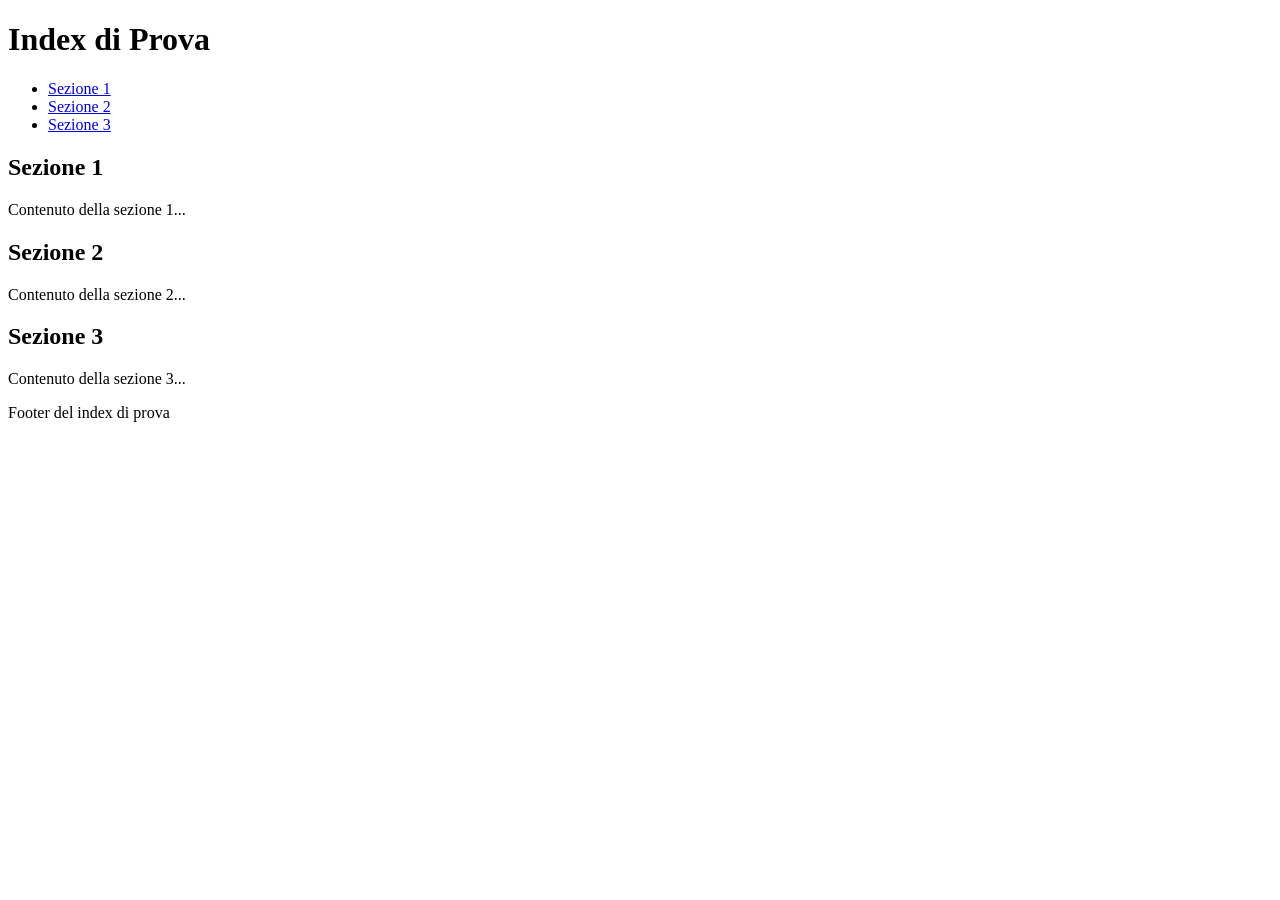
<file: index.html>
<!DOCTYPE html>
<html lang="en">
<head>
    <meta charset="UTF-8">
    <meta name="viewport" content="width=device-width, initial-scale=1.0">
    <title>Index di Prova</title>
</head>
<body>
    <header>
        <h1>Index di Prova</h1>
    </header>
    <nav>
        <ul>
            <li><a href="#section1">Sezione 1</a></li>
            <li><a href="#section2">Sezione 2</a></li>
            <li><a href="#section3">Sezione 3</a></li>
        </ul>
    </nav>
    <main>
        <section id="section1">
            <h2>Sezione 1</h2>
            <p>Contenuto della sezione 1...</p>
        </section>
        <section id="section2">
            <h2>Sezione 2</h2>
            <p>Contenuto della sezione 2...</p>
        </section>
        <section id="section3">
            <h2>Sezione 3</h2>
            <p>Contenuto della sezione 3...</p>
        </section>
    </main>
    <footer>
        <p>Footer del index di prova</p>
    </footer>
</body>
</html>
</file>
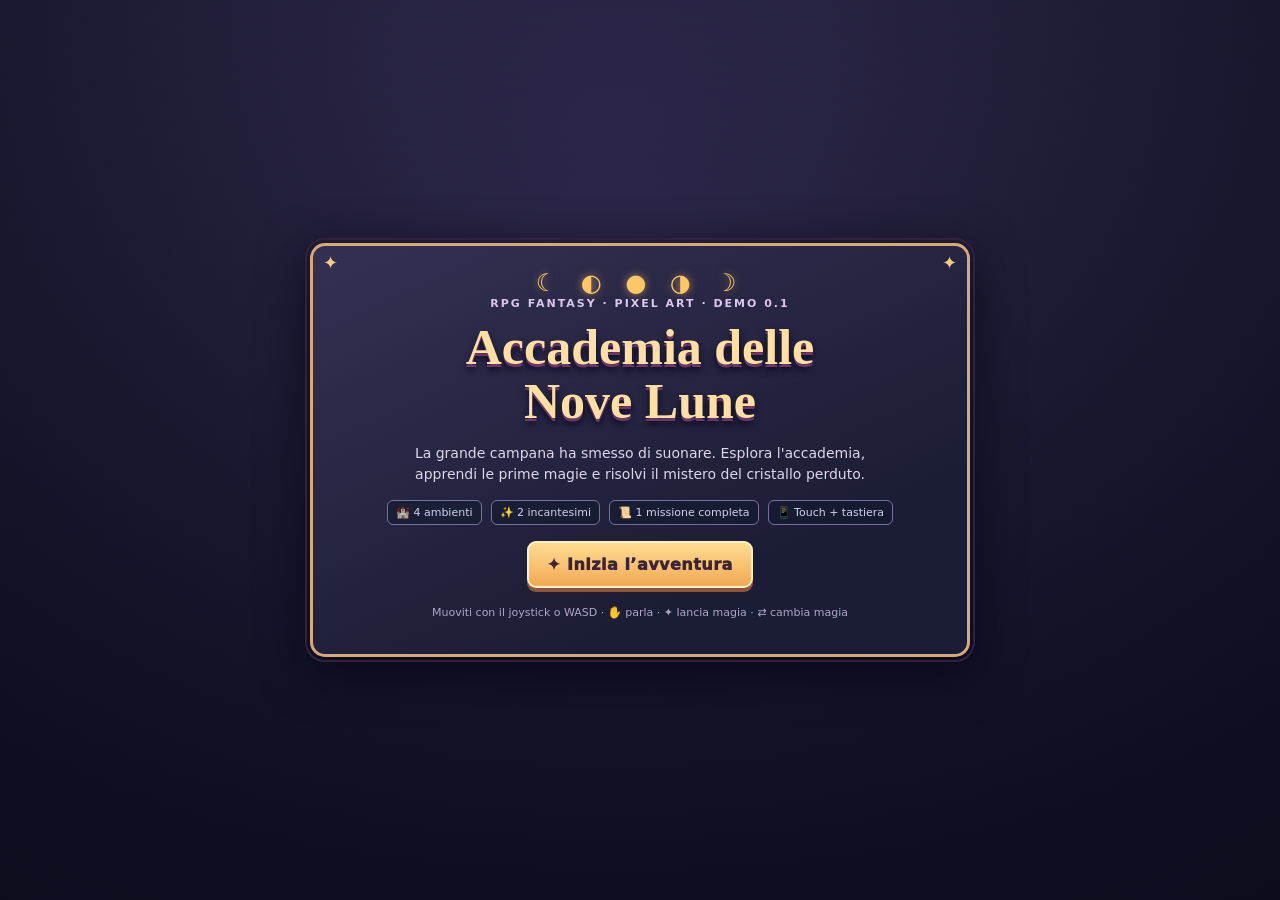
<file: AccademiaNoveLune/index.html>
<!DOCTYPE html>
<html lang="it">
<head>
<meta charset="UTF-8" />
<meta name="viewport" content="width=device-width,initial-scale=1,minimum-scale=1,maximum-scale=1,viewport-fit=cover,user-scalable=no" />
<meta name="theme-color" content="#151a32" />
<meta name="apple-mobile-web-app-capable" content="yes" />
<meta name="apple-mobile-web-app-status-bar-style" content="black-translucent" />
<meta name="apple-mobile-web-app-title" content="Nove Lune" />
<meta name="description" content="Accademia delle Nove Lune: una piccola avventura magica in pixel art, giocabile da smartphone." />
<link rel="manifest" href="manifest.webmanifest" />
<link rel="apple-touch-icon" href="icon.svg" />
<title>Accademia delle Nove Lune · Il Risveglio</title>
<style>
:root { color-scheme:dark; --ink:#111325; --panel:#22213b; --edge:#9770a5; --gold:#f7d284; --white:#fff6df; --muted:#c6bdd5; --violet:#8863ca; }
* {box-sizing:border-box;-webkit-tap-highlight-color:transparent}
html,body {margin:0;width:100%;height:100%;overflow:hidden;background:#101324;color:var(--white);font-family:system-ui,-apple-system,BlinkMacSystemFont,'Segoe UI',sans-serif;overscroll-behavior:none;touch-action:none}
button {font:inherit;cursor:pointer;touch-action:manipulation}
#game {position:fixed;inset:0;overflow:hidden;background:#122036}
canvas {position:absolute;inset:0;width:100%;height:100%;image-rendering:pixelated;image-rendering:crisp-edges;display:block}
#vignette {position:absolute;inset:0;pointer-events:none;background:radial-gradient(circle at 50% 45%,transparent 53%,rgba(12,10,28,.40) 100%)}
#game:after {content:'';position:absolute;inset:0;pointer-events:none;box-shadow:inset 0 0 0 2px rgba(249,209,137,.12)}
.hud {position:absolute;z-index:2;pointer-events:none}
#topHud {top:max(10px,env(safe-area-inset-top));left:max(10px,env(safe-area-inset-left));right:max(10px,env(safe-area-inset-right));display:flex;align-items:flex-start;justify-content:space-between;gap:8px}
.placard {border:2px solid #bd97a8;background:linear-gradient(135deg,#191a33ed,#302444e9);box-shadow:0 3px 0 #0c0e1e,0 5px 16px #07091a91;border-radius:10px;padding:7px 11px;min-width:0;backdrop-filter:blur(5px)}
#location {font-size:12px;font-weight:900;letter-spacing:.02em;color:#ffe7ab;text-shadow:0 1px #09091e}
#questTitle {font-size:11px;font-weight:750;margin-top:3px;white-space:normal;color:#fff8ed;max-width:360px}
#questHint {font-size:10px;color:#cfbfd8;margin-top:3px;max-width:360px}
#status {display:flex;gap:7px;align-items:center;flex-shrink:0}
#manaPanel {min-width:104px;display:flex;gap:8px;align-items:center;color:#9dc7ff;font-weight:800;font-size:12px}
.manaTrack {background:#10152a;border:1px solid #a999cc;width:70px;height:10px;border-radius:5px;overflow:hidden;box-shadow:0 1px 0 #060b14 inset}
#manaFill {height:100%;width:100%;background:linear-gradient(90deg,#408def,#8ff2ff);transition:width .2s}
.hudIcon {pointer-events:auto;min-width:38px;height:38px;display:grid;place-items:center;border-radius:10px;border:2px solid #b393ae;color:#fff1cf;background:#241d3cdd;box-shadow:0 3px #0b0e1e;font-size:19px}
.hudIcon:active,.actionButton:active {transform:translateY(2px);box-shadow:0 1px #080912}
#objective {position:absolute;z-index:2;top:86px;left:12px;display:flex;gap:6px;pointer-events:none}
#objective span {display:inline-block;font-size:9px;font-weight:800;color:#f2dfb2;padding:4px 7px;background:#29243ecb;border:1px solid #c69a7d;border-radius:5px}
#bottomControls {position:absolute;z-index:4;left:0;right:0;bottom:max(14px,env(safe-area-inset-bottom));display:flex;align-items:flex-end;justify-content:space-between;padding:0 max(17px,env(safe-area-inset-left)) 0 max(17px,env(safe-area-inset-right));pointer-events:none;gap:10px}
#joystick {width:130px;height:130px;flex:0 0 130px;border-radius:50%;position:relative;pointer-events:auto;background:radial-gradient(circle at center,#2c344770 0 24%,#17223dbd 24% 48%,#15172db9 49% 66%,#8975a17a 66% 69%,#121a2fa8 70%);border:2px solid #c0a5b37a;box-shadow:0 7px 22px #070f27a3;touch-action:none}
#joystick:before {content:'✧';position:absolute;inset:0;display:grid;place-items:center;color:#f6ddb968;font-size:54px}
#stick {position:absolute;top:50%;left:50%;width:57px;height:57px;margin:-28.5px;display:grid;place-items:center;border-radius:50%;background:linear-gradient(135deg,#d4bfc8,#726da1 50%,#3a3667);border:3px solid #f1cba5;box-shadow:0 4px 0 #27203a,0 0 18px #e7c6fe50;transform:translate(0,0)}
#stick:after {content:'✦';font-size:27px;color:#fff0ce;text-shadow:0 2px #2c2e60}
#rightControls {display:grid;grid-template-columns:58px 102px;grid-template-rows:repeat(2,58px);gap:9px;align-items:center;pointer-events:auto}
.actionButton {border:3px solid #e8c5ad;border-radius:50%;color:#ffedbb;background:linear-gradient(145deg,#5a3f7e,#241c4b);box-shadow:0 4px #19132b,0 0 10px #1b1749c2;font-size:24px;font-weight:850;display:grid;place-items:center;position:relative;user-select:none;touch-action:none}
#cast {grid-row:1/3;grid-column:2;width:100px;height:100px;align-self:center;font-size:36px;background:radial-gradient(circle at 35% 30%,#8b52c9,#45236b 70%);border-color:#ffdaa3;box-shadow:0 5px #211033,0 0 12px #a959e7a8}
#cast:active {transform:translateY(2px)}
#interact {grid-row:1;grid-column:1;width:58px;height:58px}
#switchSpell {grid-row:2;grid-column:1;width:58px;height:58px;font-size:20px}
.actionLabel {position:absolute;bottom:-8px;background:#1d1934eb;border:1px solid #8b79a0;border-radius:5px;padding:1px 4px;font-size:8px;white-space:nowrap;font-weight:800;color:#fff3cf}
#prompt {position:absolute;z-index:3;left:50%;bottom:149px;transform:translateX(-50%);min-width:min(380px,88vw);max-width:min(500px,88vw);text-align:center;pointer-events:none;background:#16162ddf;border:2px solid #c2a5be;border-radius:8px;box-shadow:0 3px #080a17;padding:7px 11px;color:#ffe9ba;font-size:11px;font-weight:800;opacity:0;transition:opacity .12s}
#prompt.visible {opacity:1}
#toast {position:absolute;z-index:8;left:50%;top:24%;transform:translate(-50%,-10px);max-width:83vw;pointer-events:none;opacity:0;background:#211b39f2;border:2px solid #f1c985;border-radius:10px;padding:10px 16px;text-align:center;color:#ffe8ae;font-weight:850;font-size:12px;box-shadow:0 5px 16px #06081888;transition:opacity .15s,transform .15s}
#toast.visible {opacity:1;transform:translate(-50%,0)}
.overlay {position:absolute;z-index:10;inset:0;display:flex;justify-content:center;align-items:center;padding:22px max(16px,env(safe-area-inset-left));background:rgba(10,11,27,.78);backdrop-filter:blur(7px);overflow:auto;touch-action:pan-y}
#startOverlay {background:linear-gradient(180deg,rgba(10,11,27,.46),rgba(10,11,27,.89)),radial-gradient(circle at 48% 32%,#594b85,#17162b) center center / cover no-repeat}
.overlay.hidden {display:none}
.panel {position:relative;max-width:600px;width:100%;background:linear-gradient(155deg,#343052,#1b1c35 75%);border:3px solid #d7a979;outline:2px solid #30223f;outline-offset:3px;border-radius:15px;padding:23px;box-shadow:0 13px 50px #050613d1;text-align:center}
.panel:before,.panel:after {content:'✦';color:#f6ce81;position:absolute;font-size:18px;top:6px}
.panel:before {left:10px} .panel:after {right:10px}
.panel h1 {font-family:Georgia,'Times New Roman',serif;line-height:1.08;font-size:clamp(29px,5.5vw,50px);color:#ffe0a2;text-shadow:0 3px #6d3663,0 6px 7px #090a23;margin:10px 0 15px}
.panel h2 {font-family:Georgia,'Times New Roman',serif;color:#f8dea8;font-size:clamp(23px,3vw,31px);margin:6px 0 12px}
.moonline {color:#ffc766;letter-spacing:8px;font-size:24px;text-shadow:0 0 9px #f3ba6799}
.subtitle {font-size:11px;letter-spacing:2px;color:#d9c7ee;font-weight:900;text-transform:uppercase}
.panel p {color:#ded6ea;font-size:14px;line-height:1.55;margin:10px auto;max-width:500px}
.primary {background:linear-gradient(#ffdc91,#f1a955);border:2px solid #fff1c6;color:#39243a;box-shadow:0 4px #8f543c;padding:12px 18px;font-weight:950;letter-spacing:.03em;border-radius:9px;min-height:46px}
.secondary {background:#352c51;color:#fce7b3;border:2px solid #9c88ac;box-shadow:0 3px #151227;padding:10px 16px;border-radius:9px;font-weight:800;min-height:42px}
.primary:active,.secondary:active {transform:translateY(2px);box-shadow:0 1px #342240}
.buttonRow {display:flex;gap:10px;flex-wrap:wrap;justify-content:center;margin:16px 0 4px}
.infoList {display:flex;gap:9px;justify-content:center;flex-wrap:wrap;margin:14px 0}
.infoList span {font-size:11px;background:#12192c85;border:1px solid #796f9e;border-radius:6px;padding:5px 8px;color:#cdd3ef}
.close {position:absolute;top:9px;right:9px;width:35px;height:35px;border:1px solid #ad9abd;background:#242139;color:#e8d9c6;border-radius:7px;font-size:20px;z-index:2}
#startOverlay .panel {max-width:660px}
#startOverlay .panel p {max-width:460px}
#dialogue {position:absolute;z-index:7;left:50%;bottom:max(20px,env(safe-area-inset-bottom));transform:translateX(-50%);width:min(660px,92vw);background:linear-gradient(130deg,#26213e,#171b36);border:3px solid #e3ba7f;box-shadow:0 5px 0 #0a0e20,0 0 30px #080c1bcc;border-radius:12px;padding:13px 16px 15px;display:none;touch-action:manipulation}
#dialogue.visible {display:block}
#dialogueName {color:#ffdc98;font-size:13px;font-weight:950;letter-spacing:.03em}
#dialogueText {color:#f8f0e2;font-size:13px;line-height:1.5;margin-top:7px;padding-right:10px;min-height:42px}
#dialogueActions {display:flex;justify-content:flex-end;margin-top:9px}
#dialogueNext {padding:7px 15px;min-height:34px}
#menuContent {text-align:left;max-height:63vh;overflow-y:auto;touch-action:pan-y}
#menuContent h3 {color:#f6d39e;border-bottom:1px solid #675978;padding-bottom:5px;font-size:14px}
#menuContent li {font-size:13px;color:#eadff2;margin:7px 0}
#menuContent p {font-size:13px;text-align:left}
.mapgrid {display:grid;grid-template-columns:repeat(3,1fr);gap:8px;text-align:center}
.mapcell {padding:14px 5px;border:2px solid #6f6587;border-radius:8px;font-size:12px;background:#28243f;min-height:63px;display:grid;place-items:center}
.mapcell.current {border-color:#f7d68f;color:#ffdf96;background:#423357}
.kbd {font-family:monospace;border:1px solid #9f90ac;padding:1px 3px;border-radius:4px;color:#ffe4a0}
#orientation {position:absolute;z-index:2;top:68px;right:12px;background:#171a30b7;border:1px solid #81749b;padding:4px 7px;border-radius:6px;font-size:9px;color:#e4cfdf;pointer-events:none;display:none}
@media (orientation:portrait) { #orientation {display:block} #topHud {left:8px;right:8px;top:max(8px,env(safe-area-inset-top))} .placard {padding:6px 7px;max-width:65vw} #questTitle {font-size:10px} #questHint {font-size:9px} #location {font-size:10px} #status {gap:4px} #manaPanel {min-width:auto;font-size:9px;gap:4px} .manaTrack {width:45px;height:8px} .hudIcon {min-width:33px;height:33px;font-size:17px} #orientation {top:104px} #bottomControls {bottom:max(22px,env(safe-area-inset-bottom));padding:0 15px} #joystick {width:118px;height:118px;flex-basis:118px} #rightControls {grid-template-columns:52px 90px;grid-template-rows:repeat(2,52px);gap:7px} #interact,#switchSpell {width:52px;height:52px} #cast {width:90px;height:90px} #cast:active {transform:translateY(2px)} #prompt {bottom:165px;font-size:10px} .panel {padding:20px 15px} }
@media (max-height:450px) and (orientation:landscape) {#topHud {top:6px} #joystick {width:100px;height:100px;flex-basis:100px} #bottomControls {bottom:7px} #rightControls {grid-template-columns:45px 80px;grid-template-rows:repeat(2,45px);gap:7px} #cast {width:80px;height:80px} #cast:active {transform:translateY(2px)} #interact,#switchSpell {width:45px;height:45px} .actionButton {font-size:19px} #prompt {bottom:113px} .placard {padding:5px 8px} #questHint {display:none} .hudIcon {height:34px;min-width:34px}}
@media (prefers-reduced-motion:reduce) {*,*:before,*:after {transition:none!important;animation:none!important}}
</style>
</head>
<body>
<div id="game">
<canvas id="screen" aria-label="Mondo di gioco in Pixel Art"></canvas>
<div id="vignette"></div>
<div id="topHud" class="hud">
  <div class="placard"><div id="location">☾ Accademia delle Nove Lune</div><div id="questTitle">La Campana Silenziosa</div><div id="questHint">Parla con la Maestra Seris</div></div>
  <div id="status"><div class="placard" id="manaPanel">✦ <div class="manaTrack"><div id="manaFill"></div></div></div><button id="mapButton" class="hudIcon" aria-label="Apri mappa" title="Mappa">🗺️</button><button id="menuButton" class="hudIcon" aria-label="Apri menu" title="Diario e inventario">☰</button></div>
</div>
<div id="orientation">↻ In orizzontale il gioco è più panoramico</div>
<div id="prompt"></div><div id="toast"></div>
<div id="bottomControls"><div id="joystick" aria-label="Joystick movimento"><div id="stick"></div></div><div id="rightControls"><button id="interact" class="actionButton" aria-label="Interagisci">✋<span class="actionLabel">PARLA</span></button><button id="switchSpell" class="actionButton" aria-label="Cambia incantesimo">⇄<span class="actionLabel">CAMBIA</span></button><button id="cast" class="actionButton" aria-label="Lancia incantesimo">✦<span class="actionLabel" id="spellName">LUMA</span></button></div></div>
<div id="dialogue" role="dialog" aria-label="Conversazione"><div id="dialogueName"></div><div id="dialogueText"></div><div id="dialogueActions"><button id="dialogueNext" class="primary">Continua ▸</button></div></div>
<div id="startOverlay" class="overlay"><div class="panel"><div class="moonline">☾ ◐ ● ◑ ☽</div><div class="subtitle">RPG fantasy · Pixel Art · Demo 0.1</div><h1>Accademia delle<br>Nove Lune</h1><p>La grande campana ha smesso di suonare. Esplora l'accademia, apprendi le prime magie e risolvi il mistero del cristallo perduto.</p><div class="infoList"><span>🏰 4 ambienti</span><span>✨ 2 incantesimi</span><span>📜 1 missione completa</span><span>📱 Touch + tastiera</span></div><div class="buttonRow"><button id="startGame" class="primary">✦ Inizia l'avventura</button><button id="resetGame" class="secondary" style="display:none">Nuova partita</button></div><p style="font-size:11px;color:#afa6c5;margin-top:16px">Muoviti con il joystick o WASD · ✋ parla · ✦ lancia magia · ⇄ cambia magia</p></div></div>
<div id="menuOverlay" class="overlay hidden"><div class="panel"><button id="closeMenu" class="close" aria-label="Chiudi menu">×</button><h2 id="menuTitle">Diario dell'apprendista</h2><div id="menuContent"></div><div class="buttonRow"><button class="secondary" id="menuJournal">📜 Diario</button><button class="secondary" id="menuMap">🗺️ Mappa</button><button class="secondary" id="menuBag">🎒 Inventario</button><button class="secondary" id="menuSettings">⚙️ Impostazioni</button></div></div></div>
</div>
<script>
(()=>{'use strict';
const TILE=16, SAVE_KEY='nove-lune-demo-01';
const canvas=document.querySelector('#screen');let ctx=canvas.getContext('2d',{alpha:false});ctx.imageSmoothingEnabled=false;
const $=id=>document.getElementById(id);
let VW=480,VH=270,last=0,elapsed=0,savedClock=0,promptTarget=null,toastUntil=0,dialogueLines=[],dialogueIndex=0,dialogueEnd=null,modalOpen=false,playing=false,worldCache={};
let soundOn=true,audioCtx=null;
let camera={x:0,y:0};
const keyDown=new Set(),touchAxis={x:0,y:0},particles=[];
const state={scene:'courtyard',px:24.5*TILE,py:15.5*TILE,dir:'down',walk:0,stage:0,crystals:[false,false,false],rockMoved:false,hasCrystal:false,spell:'luma',mana:100,gameComplete:false,learned:['luma']};
const sceneNames={courtyard:'Cortile Centrale',runes:'Aula delle Rune',library:'Biblioteca delle Stelle',grove:'Boschetto dei Sussurri'};
const scenes={
 courtyard:{w:46,h:36,spawn:[24.5,15.5],portals:[{id:'runes',x:42,y:19,to:'runes',spawn:[15.5,17.2],label:'Aula delle Rune'},{id:'library',x:3,y:17,to:'library',spawn:[16,18],label:'Biblioteca'},{id:'grove',x:12,y:33,to:'grove',spawn:[17.5,22],label:'Boschetto'}],npcs:[{id:'seris',name:'Maestra Seris',x:20.5,y:15.5,coat:'#7f5cb3',hair:'#ece3cd'},{id:'lia',name:'Lia',x:13.5,y:24.5,coat:'#327b9e',hair:'#a85a3b'},{id:'varen',name:'Varen',x:30.5,y:25,coat:'#78466e',hair:'#241d37'}]},
 runes:{w:31,h:21,spawn:[15.5,17.2],portals:[{id:'exit',x:15.5,y:19.1,to:'courtyard',spawn:[40,19],label:'Torna al Cortile'}],npcs:[],crystalCoords:[[8,7],[15,6],[22,7]]},
 library:{w:33,h:23,spawn:[16,18],portals:[{id:'exit',x:16,y:21,to:'courtyard',spawn:[5,17],label:'Torna al Cortile'}],npcs:[{id:'elara',name:'Custode Elara',x:16.5,y:9.3,coat:'#4882a7',hair:'#c78257'}]},
 grove:{w:35,h:27,spawn:[17.5,23],portals:[{id:'exit',x:17.5,y:25,to:'courtyard',spawn:[12,31],label:'Torna al Cortile'}],npcs:[],rock:{x:17.5,y:13},moonCrystal:{x:17.5,y:7.5}}
};
const mapBlocks={};
function idx(x,y){return x+','+y}
function block(scene,x,y){(mapBlocks[scene]||(mapBlocks[scene]=new Set())).add(idx(x,y))}
function unblocked(scene,x,y){return !(mapBlocks[scene]&&mapBlocks[scene].has(idx(x,y)))}
function initBlocks(){
 for(const [id,s] of Object.entries(scenes)){const b=mapBlocks[id]=new Set();for(let x=0;x<s.w;x++){b.add(idx(x,0));b.add(idx(x,s.h-1))}for(let y=0;y<s.h;y++){b.add(idx(0,y));b.add(idx(s.w-1,y))}}
 for(let y=2;y<=10;y++)for(let x=12;x<=33;x++)block('courtyard',x,y);
 for(let y=19;y<=22;y++)for(let x=20;x<=24;x++)block('courtyard',x,y);
 for(let x=0;x<46;x++){for(let y=0;y<36;y++){if((x<7||x>38)&&(y<8||y>28) && pseudo(x,y,3)>.46)block('courtyard',x,y)}}
 for(let x=0;x<31;x++)for(let y=0;y<2;y++)block('runes',x,y);
 for(let y=2;y<=6;y++){for(let x=2;x<=5;x++)block('runes',x,y);for(let x=25;x<=28;x++)block('runes',x,y)}
 for(let x=0;x<33;x++)for(let y=0;y<3;y++)block('library',x,y);
 for(let y=4;y<=7;y++){for(let x of [4,5,6,10,11,12,21,22,23,26,27,28])block('library',x,y)}
 for(let y=13;y<=15;y++){for(let x of [4,5,6,26,27,28])block('library',x,y)}
 for(let x=1;x<34;x++){if(x!==17)block('grove',x,13)}
 for(let y=1;y<26;y++)for(let x=1;x<34;x++){if((x<=4||x>=30)&&pseudo(x,y,11)>.1)block('grove',x,y)}
 // Enforce a broad corridor, so the spell is required to reach the upper clearing.
 for(let x=1;x<34;x++){if(x!==17){block('grove',x,12);block('grove',x,14)}}
}
function pseudo(x,y,s=0){let n=(Math.imul(x+87,374761393)+Math.imul(y+31,668265263)+s*1234567)|0;n=Math.imul(n^(n>>>13),1274126177);return ((n^(n>>>16))>>>0)/4294967295}
function randSeed(x,y,s=0){return pseudo(x,y,s)}
function resize(){const width=innerWidth,height=innerHeight,ratio=width/height;VW=ratio<.8?Math.round(228):ratio<1.3?Math.round(340):Math.round(480);VH=Math.round(VW/ratio);canvas.width=VW;canvas.height=VH;ctx.imageSmoothingEnabled=false;}
function save(){try{localStorage.setItem(SAVE_KEY,JSON.stringify({scene:state.scene,px:state.px,py:state.py,dir:state.dir,stage:state.stage,crystals:state.crystals,rockMoved:state.rockMoved,hasCrystal:state.hasCrystal,spell:state.spell,mana:state.mana,gameComplete:state.gameComplete,learned:state.learned}))}catch(e){} }
function load(){try{const raw=localStorage.getItem(SAVE_KEY);if(!raw)return false;let s=JSON.parse(raw);if(!scenes[s.scene])return false;for(const k of ['scene','px','py','dir','stage','crystals','rockMoved','hasCrystal','spell','mana','gameComplete','learned'])if(s[k]!==undefined)state[k]=s[k];if(!Array.isArray(state.crystals)||state.crystals.length!==3)state.crystals=[false,false,false];if(!Array.isArray(state.learned))state.learned=['luma'];return true}catch(e){return false}}
function cleanSave(){try{localStorage.removeItem(SAVE_KEY)}catch(e){}location.reload()}
function updateUI(){
 $('location').textContent='☾ '+sceneNames[state.scene];
 const q=questInfo();$('questTitle').textContent=q.title;$('questHint').textContent=q.hint;
 $('manaFill').style.width=Math.max(0,state.mana)+'%';
 $('spellName').textContent=state.spell==='luma'?'LUMA':'IMPULSO';$('cast').textContent=state.spell==='luma'?'✦':'↝';
 const sub=document.createElement('span');sub.className='actionLabel';sub.id='spellName';sub.textContent=state.spell==='luma'?'LUMA':'IMPULSO';$('cast').appendChild(sub);
}
function questInfo(){switch(state.stage){
 case 0:return {title:'La Campana Silenziosa',hint:'Parla con la Maestra Seris, nel cortile.'};
 case 1:return {title:'Prima lezione · Luma',hint:'Accendi i tre cristalli nell’Aula delle Rune ('+state.crystals.filter(Boolean).length+'/3).'};
 case 2:return {title:'Un nuovo potere',hint:'Vai in Biblioteca e parla con la Custode Elara.'};
 case 3:return {title:'Il cristallo perduto',hint:state.rockMoved?'Raccogli il cristallo nel Boschetto.':'Usa Impulso sul masso nel Boschetto.'};
 case 4:return {title:'Il ritorno della luce',hint:'Riporta il cristallo alla Maestra Seris.'};
 default:return {title:'Missione completata ✨',hint:'Esplora l’Accademia: il prossimo capitolo arriverà.'};
}}
function sfx(kind){if(!soundOn)return;try{audioCtx=audioCtx||new (window.AudioContext||window.webkitAudioContext)();if(audioCtx.state==='suspended')audioCtx.resume();const now=audioCtx.currentTime;const notes=kind==='win'?[523,659,784,1047]:kind==='spell'?[523,784]:kind==='no'?[180]:[392,587];notes.forEach((hz,i)=>{const osc=audioCtx.createOscillator(),vol=audioCtx.createGain();osc.type=kind==='no'?'triangle':'sine';osc.frequency.setValueAtTime(hz,now+i*.09);vol.gain.setValueAtTime(.0001,now+i*.09);vol.gain.exponentialRampToValueAtTime(.035,now+i*.09+.015);vol.gain.exponentialRampToValueAtTime(.0001,now+i*.09+.2);osc.connect(vol);vol.connect(audioCtx.destination);osc.start(now+i*.09);osc.stop(now+i*.09+.22)})}catch(e){}}
function toast(s,secs=2){$('toast').textContent=s;$('toast').classList.add('visible');toastUntil=elapsed+secs;}
function talk(name,lines,onEnd){if(modalOpen)return;dialogueLines=Array.isArray(lines)?lines:[lines];dialogueIndex=0;dialogueEnd=onEnd||null;$('dialogueName').textContent=name;$('dialogueText').textContent=dialogueLines[0];$('dialogueNext').textContent=dialogueLines.length>1?'Continua ▸':'Chiudi ✓';$('dialogue').classList.add('visible');sfx('talk')}
function advanceDialogue(){if(!$('dialogue').classList.contains('visible'))return;dialogueIndex++;if(dialogueIndex<dialogueLines.length){$('dialogueText').textContent=dialogueLines[dialogueIndex];$('dialogueNext').textContent=dialogueIndex===dialogueLines.length-1?'Chiudi ✓':'Continua ▸';return}
 $('dialogue').classList.remove('visible');const done=dialogueEnd;dialogueEnd=null;if(done)done();updateUI();save();}
function isDialog(){return $('dialogue').classList.contains('visible')}
function handleNpc(n){
 if(n.id==='seris'){
   if(state.stage===0)return talk('Maestra Seris',['Benvenuto all’Accademia delle Nove Lune, apprendista. Sei arrivato in un momento molto particolare.','La nostra grande campana si è ammutolita. Senza di lei, le energie dell’Accademia si stanno affievolendo.','Ti insegnerò Luma, la magia della luce. Dirigiti nell’Aula delle Rune, a est del cortile, e illumina i tre cristalli.'],()=>{state.stage=1;state.learned=['luma'];toast('✦ Incantesimo appreso: LUMA!');sfx('win')});
   if(state.stage===1)return talk('Maestra Seris','I tre cristalli dell’Aula delle Rune ti aspettano. Avvicinati e premi ✦ per usare Luma.');
   if(state.stage===2)return talk('Maestra Seris','Ottimo lavoro! Ora cerca la Custode Elara nella Biblioteca delle Stelle, a ovest del cortile.');
   if(state.stage===3)return talk('Maestra Seris','Ti serve il cristallo nel Boschetto dei Sussurri. Il sentiero si trova a sud-ovest del cortile.');
   if(state.stage===4)return talk('Maestra Seris',['Ce l’hai fatta! Il cristallo risuona di nuovo con le nove lune.','Ascolta... la campana ha ripreso a suonare! Il tuo viaggio è soltanto all’inizio.'],()=>{state.stage=5;state.gameComplete=true;state.hasCrystal=false;sfx('win');burst(state.px,state.py-20,'#f9e096',44);toast('🏆 Missione completata! La Campana Silenziosa',4);setTimeout(()=>showVictory(),700)});
   return talk('Maestra Seris','Le nove lune ti hanno scelto. Continua a esplorare: nuovi misteri attendono l’Accademia.');
 }
 if(n.id==='lia')return talk('Lia',['Oh, un nuovo studente! Io sono Lia.','Dicono che certe porte del castello si aprano solo quando una luna è piena... Sarà vero?']);
 if(n.id==='varen')return talk('Varen','Se pensi di diventare il miglior mago dell’Accademia, dovrai prima superare me. E non sarà facile.');
 if(n.id==='elara'){
   if(state.stage===2)return talk('Custode Elara',['Hai riattivato i cristalli? Notevole, per essere al tuo primo giorno.','La campana richiede un cristallo lunare nascosto nel Boschetto dei Sussurri. Ma il sentiero è ostruito da un antico masso.','Ti insegnerò IMPULSO: questa magia sposta gli oggetti incantati. Cambia incantesimo con ⇄ e lancialo con ✦ vicino al masso.'],()=>{state.stage=3;state.learned=['luma','impulso'];state.spell='impulso';toast('↝ Incantesimo appreso: IMPULSO!');sfx('win')});
   if(state.stage<2)return talk('Custode Elara','La conoscenza ha un suo ordine, apprendista. Completa prima la lezione di Luma nell’Aula delle Rune.');
   return talk('Custode Elara','Ricorda: Impulso muove gli ostacoli, Luma risveglia i cristalli. Ogni magia ha il proprio segreto.');
 }
}
function transition(p){if(p.id==='runes'&&state.stage===0){toast('Prima parla con la Maestra Seris.');sfx('no');return}
 if(p.id==='grove'&&state.stage<2){toast('Il Boschetto non è ancora accessibile.');sfx('no');return}
 state.scene=p.to;state.px=p.spawn[0]*TILE;state.py=p.spawn[1]*TILE;state.dir='up';touchAxis.x=touchAxis.y=0;resetJoystick();burst(state.px,state.py-8,'#c8abff',12);sfx('talk');updateUI();save()}
function interact(){if(!playing)return;if(isDialog()){advanceDialogue();return}if(modalOpen)return;
 const p=findNearby();if(!p){toast('Nessun oggetto da esaminare nelle vicinanze.',1.6);return}
 if(p.type==='npc'){handleNpc(p.data);return}if(p.type==='portal'){transition(p.data);return}
 if(p.type==='crystal'){toast('Prova a usare Luma con ✦ per accendere il cristallo.');return}
 if(p.type==='rock'){toast('È un masso incantato. Prova Impulso con ✦.');return}
 if(p.type==='moonCrystal'){if(state.stage===3&&state.rockMoved){state.hasCrystal=true;state.stage=4;burst(p.x,p.y,'#fff2a2',38);sfx('win');toast('☾ Hai raccolto il Cristallo Lunare!',3);save();updateUI()}else toast('Il cristallo è protetto da un’antica magia.');return}
 if(p.type==='door'){toast('Le porte del castello sono ancora sigillate. Torna nei prossimi capitoli.');return}
}
function findNearby(){let targets=[];const sc=scenes[state.scene],add=(type,data,x,y,priority=0)=>{let d=Math.hypot(state.px-x,state.py-y);if(d<35)targets.push({type,data,x,y,d,priority})};
 for(let n of sc.npcs)add('npc',n,n.x*TILE,n.y*TILE,0);
 for(let p of sc.portals)add('portal',p,p.x*TILE,p.y*TILE,1);
 if(state.scene==='runes')sc.crystalCoords.forEach((xy,i)=>{if(!state.crystals[i])add('crystal',{i},xy[0]*TILE,xy[1]*TILE)});
 if(state.scene==='grove'){if(!state.rockMoved)add('rock',null,17.5*TILE,13*TILE);if(!state.hasCrystal&&state.stage>=3)add('moonCrystal',null,17.5*TILE,7.5*TILE)}
 if(state.scene==='courtyard')add('door',null,22.5*TILE,11.2*TILE);
 targets.sort((a,b)=>a.d-b.d||a.priority-b.priority);return targets[0]||null;}
function chooseSpell(){if(!playing||modalOpen||isDialog())return;if(!state.learned.includes('impulso')){toast('Imparerai Impulso più avanti.');return}state.spell=state.spell==='luma'?'impulso':'luma';sfx('talk');updateUI()}
function burst(x,y,color,count=14){for(let i=0;i<count;i++){let a=pseudo(i,Math.round(x),Math.round(y))*Math.PI*2,r=15+pseudo(i,Math.round(y),Math.round(x))*48;particles.push({x,y,vx:Math.cos(a)*r,vy:Math.sin(a)*r-14,age:0,life:.4+pseudo(i,7,99)*.6,color,size:i%3===0?3:2})}}
function cast(){if(!playing||isDialog()||modalOpen)return;if(state.stage===0){toast('Prima incontra la Maestra Seris.');return}if(state.mana<18){toast('Energia magica insufficiente. Aspetta qualche secondo.');sfx('no');return}state.mana-=18;sfx('spell');updateUI();burst(state.px,state.py-12,state.spell==='luma'?'#ffdc7f':'#75c9ff',17);
 let targets=[];if(state.scene==='runes')scenes.runes.crystalCoords.forEach(([x,y],i)=>{if(!state.crystals[i])targets.push({type:'crystal',x:x*TILE,y:y*TILE,i})});
 if(state.scene==='grove'&&!state.rockMoved)targets.push({type:'rock',x:17.5*TILE,y:13*TILE});
 targets=targets.map(t=>({...t,d:Math.hypot(t.x-state.px,t.y-state.py)})).filter(t=>t.d<=58).sort((a,b)=>a.d-b.d);
 const match=targets[0];if(match&&match.type==='crystal'&&state.spell==='luma'){
   state.crystals[match.i]=true;burst(match.x,match.y,'#ffeaa1',35);toast('Cristallo acceso! '+state.crystals.filter(Boolean).length+'/3');if(state.crystals.every(Boolean)&&state.stage===1){state.stage=2;setTimeout(()=>talk('Voce misteriosa',['I tre cristalli si illuminano insieme. Nell’aria compare una scritta antica...','«La biblioteca custodisce il sapere necessario per ritrovare ciò che è perduto.»']),520);sfx('win')}
   updateUI();save();return;
 }
 if(match&&match.type==='rock'&&state.spell==='impulso'&&state.stage>=3){state.rockMoved=true;burst(match.x,match.y,'#94d9ff',30);toast('Il masso si è spostato! Il sentiero è libero.');sfx('win');updateUI();save();return}
 if(match&&match.type==='rock'&&state.spell==='luma'){toast('La luce non sposta questo masso. Serve Impulso.');return}
 if(match&&match.type==='crystal'&&state.spell==='impulso'){toast('Questo cristallo risponde alla luce: usa Luma.');return}
 toast(state.spell==='luma'?'✦ Luma illumina il sentiero.':'↝ L’aria vibra sotto l’effetto di Impulso.',1.4);
}
function showVictory(){if(!state.gameComplete)return;let overlay=$('menuOverlay');modalOpen=true;$('menuTitle').textContent='✦ Capitolo completato!';$('menuContent').innerHTML='<p style="font-size:16px;text-align:center">La campana è tornata a suonare e il primo frammento delle Nove Lune è stato risvegliato.</p><div class="infoList"><span>✓ 2 incantesimi</span><span>✓ 4 zone esplorabili</span><span>✓ Cristallo recuperato</span></div><p style="text-align:center">Puoi continuare a esplorare liberamente. Questa è la prima versione giocabile della nostra avventura!</p>';
 overlay.classList.remove('hidden')}
function showMenu(tab='journal'){if(!playing||isDialog())return;modalOpen=true;const overlay=$('menuOverlay');overlay.classList.remove('hidden');renderMenu(tab)}
function renderMenu(tab){const labels={journal:'Diario dell’apprendista',map:'Mappa di Elaria',bag:'Inventario',settings:'Impostazioni'};$('menuTitle').textContent=labels[tab]||labels.journal;let html='';if(tab==='journal'){let q=questInfo();html='<h3>📜 La Campana Silenziosa</h3><p><b>'+q.title+'</b></p><p>'+q.hint+'</p><h3>Progressi</h3><ul><li>Prima lezione: '+(state.stage>=1?'✓':'da iniziare')+'</li><li>Cristalli dell’Aula delle Rune: '+state.crystals.filter(Boolean).length+'/3</li><li>Impulso: '+(state.learned.includes('impulso')?'✓ imparato':'non ancora imparato')+'</li><li>Recupero del cristallo: '+(state.stage>=4?'✓':'da completare')+'</li><li>La Campana Silenziosa: '+(state.stage>=5?'✓ completata':'in corso')+'</li></ul>'}
 else if(tab==='map'){html='<p>Un’antica mappa della regione centrale dell’Accademia.</p><div class="mapgrid"><div class="mapcell">🌙<br>Torre Astrale<br><small>Futura</small></div><div class="mapcell">🏰<br>Castello<br><small>Futuro</small></div><div class="mapcell '+(state.scene==='runes'?'current':'')+'">✨<br>Aula delle Rune</div><div class="mapcell '+(state.scene==='library'?'current':'')+'">📚<br>Biblioteca</div><div class="mapcell '+(state.scene==='courtyard'?'current':'')+'">☾<br>Cortile Centrale</div><div class="mapcell">🌿<br>Serra Lunare<br><small>Futura</small></div><div class="mapcell">🏘️<br>Borgo<br><small>Futuro</small></div><div class="mapcell '+(state.scene==='grove'?'current':'')+'">🌳<br>Boschetto</div><div class="mapcell">🗝️<br>Catacombe<br><small>Future</small></div></div><p>Sei qui: <b>'+sceneNames[state.scene]+'</b></p>'}
 else if(tab==='bag'){html='<h3>🎒 Oggetti</h3><p>🪄 <b>Bacchetta dell’Apprendista</b> — Un dono dell’Accademia.</p>'+(state.hasCrystal?'<p>💎 <b>Cristallo Lunare</b> — Brilla di luce antica.</p>':'<p>La tasca degli oggetti speciali è vuota.</p>')+'<h3>✨ Incantesimi</h3><p>✦ <b>Luma</b> — Luce, rivela e risveglia.</p>'+(state.learned.includes('impulso')?'<p>↝ <b>Impulso</b> — Muove i massi incantati.</p>':'<p>🔒 Il secondo incantesimo verrà insegnato più avanti.</p>')}
 else {html='<h3>Controlli</h3><p>📱 Joystick per camminare · ✋ interagire · ✦ magia · ⇄ cambiare.</p><p>⌨️ <span class="kbd">WASD</span> o frecce per camminare, <span class="kbd">E</span> parlare, <span class="kbd">SPAZIO</span> magia, <span class="kbd">Q</span> cambiare, <span class="kbd">M</span> mappa, <span class="kbd">J</span> diario.</p><h3>Opzioni</h3><p><button id="soundToggle" class="secondary">'+(soundOn?'🔊 Disattiva':'🔇 Attiva')+' effetti sonori</button></p><p><button id="resetFromSettings" class="secondary">Ricomincia da zero</button></p><p style="font-size:11px;color:#bdb0c7">I progressi vengono salvati in questo browser.</p>'}
 $('menuContent').innerHTML=html;
 let so=$('soundToggle');if(so)so.onclick=()=>{soundOn=!soundOn;renderMenu('settings')};let re=$('resetFromSettings');if(re)re.onclick=()=>{if(confirm('Eliminare i progressi e iniziare una nuova partita?'))cleanSave()};}
function closeMenu(){modalOpen=false;$('menuOverlay').classList.add('hidden');save()}
function handleKeys(e,down){const k=e.key.toLowerCase();if(['arrowup','arrowdown','arrowleft','arrowright',' ','w','a','s','d'].includes(k))e.preventDefault();if(down){if(keyDown.has(k))return;keyDown.add(k);if(k==='escape'){if(modalOpen)closeMenu();else if(isDialog())advanceDialogue();return}if(modalOpen)return;if(k==='e'||k==='enter')interact();if(k===' ')cast();if(k==='q')chooseSpell();if(k==='m')showMenu('map');if(k==='j')showMenu('journal');if(k==='i')showMenu('bag')}else keyDown.delete(k)}
function resetJoystick(){const stick=$('stick');stick.style.transform='translate(0px,0px)'}
function bindJoystick(){const joy=$('joystick'),stick=$('stick');let pid=null;function update(e){const rect=joy.getBoundingClientRect(),cx=rect.left+rect.width/2,cy=rect.top+rect.height/2;let dx=e.clientX-cx,dy=e.clientY-cy;const lim=rect.width*.30,d=Math.hypot(dx,dy);if(d>lim){dx=dx/d*lim;dy=dy/d*lim}touchAxis.x=dx/lim;touchAxis.y=dy/lim;stick.style.transform=`translate(${dx}px,${dy}px)`}
 joy.addEventListener('pointerdown',e=>{e.preventDefault();pid=e.pointerId;joy.setPointerCapture(pid);update(e)});joy.addEventListener('pointermove',e=>{if(pid===e.pointerId)update(e)});function end(e){if(pid!==e.pointerId)return;pid=null;touchAxis.x=touchAxis.y=0;resetJoystick()}joy.addEventListener('pointerup',end);joy.addEventListener('pointercancel',end);joy.addEventListener('lostpointercapture',end);}
function collision(px,py){const sc=scenes[state.scene],r=5;for(const [x,y] of [[px-r,py-r],[px+r,py-r],[px-r,py+r],[px+r,py+r]]){let tx=Math.floor(x/TILE),ty=Math.floor(y/TILE);if(tx<1||ty<1||tx>=sc.w-1||ty>=sc.h-1)return true;if(state.scene==='grove'&&tx===17&&[12,13,14].includes(ty)){if(ty===13&&!state.rockMoved)return true;else continue}if(!unblocked(state.scene,tx,ty))return true}return false}
function update(dt){elapsed+=dt;state.mana=Math.min(100,state.mana+dt*10);savedClock+=dt;if(savedClock>9&&playing){save();savedClock=0}
 if($('toast').classList.contains('visible')&&elapsed>toastUntil)$('toast').classList.remove('visible');
 if(!playing||isDialog()||modalOpen)return;
 let x=touchAxis.x+(keyDown.has('d')||keyDown.has('arrowright')?1:0)-(keyDown.has('a')||keyDown.has('arrowleft')?1:0),y=touchAxis.y+(keyDown.has('s')||keyDown.has('arrowdown')?1:0)-(keyDown.has('w')||keyDown.has('arrowup')?1:0);let mag=Math.hypot(x,y);if(mag>.12){x/=Math.max(1,mag);y/=Math.max(1,mag);const speed=81;const nx=state.px+x*speed*dt,ny=state.py+y*speed*dt;if(!collision(nx,state.py))state.px=nx;if(!collision(state.px,ny))state.py=ny;if(Math.abs(x)>Math.abs(y))state.dir=x>0?'right':'left';else state.dir=y>0?'down':'up';state.walk+=dt*9}
 promptTarget=findNearby();if(promptTarget){let label=promptTarget.type==='npc'?'Parla con '+promptTarget.data.name:promptTarget.type==='portal'?'Entra: '+promptTarget.data.label:promptTarget.type==='moonCrystal'?'Raccogli il Cristallo Lunare':promptTarget.type==='rock'?'Esamina il masso':promptTarget.type==='crystal'?'Cristallo magico':'Porta sigillata';$('prompt').textContent='✋ '+label;$('prompt').classList.add('visible')}else $('prompt').classList.remove('visible');
 for(let i=particles.length-1;i>=0;i--){const p=particles[i];p.age+=dt;p.x+=p.vx*dt;p.y+=p.vy*dt;p.vy+=25*dt;if(p.age>=p.life)particles.splice(i,1)}
}
// Canvas pixel-art engine: all sprites and tiles are drawn at the internal low-resolution viewport.
function rect(x,y,w,h,c){ctx.fillStyle=c;ctx.fillRect(Math.floor(x),Math.floor(y),Math.ceil(w),Math.ceil(h))}
function line(x1,y1,x2,y2,c,w=1){ctx.strokeStyle=c;ctx.lineWidth=w;ctx.beginPath();ctx.moveTo(Math.floor(x1)+.5,Math.floor(y1)+.5);ctx.lineTo(Math.floor(x2)+.5,Math.floor(y2)+.5);ctx.stroke()}
function ellipse(x,y,rx,ry,c){ctx.fillStyle=c;ctx.beginPath();ctx.ellipse(Math.floor(x),Math.floor(y),Math.max(1,rx),Math.max(1,ry),0,0,Math.PI*2);ctx.fill()}
function frameBox(x,y,w,h,fill,stroke){rect(x,y,w,h,fill);rect(x,y,w,2,stroke);rect(x,y+h-2,w,2,stroke);rect(x,y,2,h,stroke);rect(x+w-2,y,2,h,stroke)}
function groundTile(x,y,kind,seed){const t=TILE,r=randSeed(x,y,seed);let px=x*t,py=y*t;switch(kind){
 case 'grass':rect(px,py,t,t,r>.67?'#4b7854':r>.32?'#497451':'#426c4b');rect(px+2+r*7,py+2+(r*13)%9,2,2,'#608864');if(r>.86){rect(px+10,py+10,2,2,'#93a968');rect(px+12,py+8,2,2,'#e4a5b1')}if(r<.16)rect(px+7,py+12,4,1,'#355b44');break;
 case 'stone':rect(px,py,t,t,r>.5?'#a9a19c':'#9a9799');rect(px,py,t,1,'#c7b7a8');rect(px,py,1,t,'#797a82');rect(px+t-1,py,1,t,'#756f78');rect(px,py+t-1,t,1,'#777482');if(r>.83)rect(px+5,py+8,4,1,'#b9b1ab');break;
 case 'floor':rect(px,py,t,t,r>.5?'#777080':'#837b8a');rect(px,py,t,1,'#9e91a0');rect(px,py,1,t,'#686274');if(r>.89)rect(px+6,py+9,3,2,'#928b99');break;
 case 'soil':rect(px,py,t,t,r>.5?'#89734f':'#857047');rect(px,py,t,1,'#b18e5b');rect(px+Math.floor(r*10),py+Math.floor(r*11),2,2,'#6a6044');break;
 case 'water':rect(px,py,t,t,r>.5?'#2d7890':'#347e9a');rect(px+2,py+5,7,1,'#7bd5c9');if(r>.5)rect(px+9,py+12,5,1,'#96e7e4');break;
 }}
function drawTree(x,y,seed=0){const r=randSeed(x,y,seed),xx=x*TILE,yy=y*TILE;ellipse(xx+8,yy+15,18,5,'#243b35');rect(xx+5,yy-11,7,26,'#65443f');rect(xx+7,yy-12,2,25,'#9a6d55');for(const [dx,dy,s,c] of [[-10,-19,13,'#295d49'],[8,-23,16,'#367a55'],[-1,-32,16,'#407e5c'],[15,-13,11,'#285b49'],[-18,-10,10,'#397953']]){ellipse(xx+dx+8,yy+dy,s,s*.82,c)}for(let i=0;i<17;i++){const px=xx+(pseudo(i,seed,2)-.5)*42+7,py=yy-34+pseudo(i,seed,3)*27;rect(px,py,2,2,r>.65?'#b1c97a':'#65a476')}}
function drawBush(x,y,seed=0){let xx=x*TILE,yy=y*TILE;ellipse(xx+8,yy+14,12,4,'#243a36');ellipse(xx+4,yy+9,9,7,'#2d6146');ellipse(xx+13,yy+7,9,8,'#46805a');ellipse(xx+8,yy+3,7,6,'#559061');if(pseudo(x,y,seed)>.55){rect(xx+4,yy+6,2,2,'#f4b5c3');rect(xx+13,yy+8,2,2,'#e0b3db')}}
function drawLamppost(x,y){let xx=x*TILE,yy=y*TILE;ellipse(xx+8,yy+15,6,2,'#3b354b');rect(xx+6,yy-18,4,34,'#463b54');rect(xx+4,yy-21,8,5,'#bc9567');rect(xx+5,yy-29,6,9,'#ffc86b');rect(xx+7,yy-27,2,5,'#fff4b4');rect(xx+3,yy-31,10,3,'#57435b');rect(xx+4,yy-32,8,2,'#ad866d')}
function drawArch(x,y,color='#8b7890'){const xx=x*TILE,yy=y*TILE;rect(xx-11,yy-30,8,42,color);rect(xx+13,yy-30,8,42,color);rect(xx-11,yy-36,32,8,'#bab0ba');rect(xx-8,yy-42,26,9,'#665974');rect(xx-10,yy+9,31,5,'#e1bd8e');rect(xx-1,yy-46,9,5,'#ffda87')}
function drawSign(x,y,label){ctx.fillStyle='#28203d';ctx.strokeStyle='#e0b47c';ctx.lineWidth=1;ctx.fillRect(x-39,y-16,78,15);ctx.strokeRect(x-39+.5,y-16+.5,77,14);ctx.fillStyle='#ffe3b1';ctx.font='bold 8px system-ui';ctx.textAlign='center';ctx.textBaseline='middle';ctx.fillText(label,x,y-8);ctx.textBaseline='alphabetic'}
function drawCastle(){const x=12*TILE,y=2*TILE,w=22*TILE,h=9*TILE;rect(x-5,y+125,w+10,15,'#605769');rect(x,y+20,w,h-20,'#79728a');for(let i=0;i<22;i++){rect(x+i*16,y+34,16,1,'#9b90a0');rect(x+i*16,y+72,16,1,'#5c586a');if(i%2===0)rect(x+i*16,y+56,1,10,'#948a97')}
 // roof outline
 rect(x-9,y+17,w+18,7,'#40364f');rect(x-5,y+11,w+10,6,'#6d4970');rect(x+9,y+7,w-18,5,'#896482');
 for(let tx of [x+5,x+w-33,x+w/2-25,x+w/2+9]){rect(tx,y-2,22,58,'#706984');rect(tx-3,y-5,28,7,'#352e4d');rect(tx+2,y-30,18,25,'#605b82');rect(tx+7,y-39,8,9,'#382c51');rect(tx+5,y+3,7,19,'#f7b85d');rect(tx+7,y+5,3,14,'#fff0a3')}
 for(let tx of [x+36,x+86,x+236,x+287]){rect(tx,y+53,25,36,'#4f465f');rect(tx+4,y+56,17,28,'#ffc876');rect(tx+8,y+60,3,20,'#fff1ad');rect(tx+3,y+65,19,3,'#805970')}
 const dx=22.5*TILE;rect(dx-23,y+87,46,56,'#4a3449');rect(dx-18,y+88,36,54,'#654455');rect(dx-14,y+96,28,46,'#2b243e');rect(dx-2,y+96,4,46,'#6d5065');rect(dx+9,y+118,3,3,'#f6ca77');
 rect(dx-27,y+83,54,6,'#c6b2a4');rect(dx-27,y+85,5,57,'#d4bca2');rect(dx+22,y+85,5,57,'#d4bca2');
 for(let sy=0;sy<3;sy++){rect(dx-30-sy*5,y+143+sy*6,60+sy*10,6,sy%2?'#a99ba4':'#c4b5af')}
 // banners
 for(let tx of [x+108,x+246]){rect(tx,y+39,17,41,'#52376f');rect(tx+7,y+43,4,24,'#f7d28c');ellipse(tx+8,y+55,4,8,'#503970');rect(tx+2,y+40,13,2,'#ebbf76')}
}
function drawFountain(){const x=22.5*TILE,y=20.5*TILE;ellipse(x,y+13,52,21,'#5c5873');ellipse(x,y+9,48,18,'#c8bbaa');ellipse(x,y+6,42,14,'#4e99ab');ellipse(x,y+6,32,9,'#79c9ce');ellipse(x,y+6,16,4,'#c7edf0');rect(x-4,y-10,8,17,'#a5b7c5');ellipse(x,y-11,9,5,'#e2ceab');rect(x-2,y-26,4,17,'#7bd4ea');rect(x-9,y-6,2,8,'#9deaf3');rect(x+8,y-6,2,8,'#9deaf3')}
function drawMoonCircle(x,y){ellipse(x,y,30,18,'#c3ae90');ellipse(x,y,27,15,'#97807a');line(x-26,y,x+26,y,'#edd7a2');line(x,y-15,x,y+15,'#edd7a2');ellipse(x,y,7,7,'#efdaa9');ellipse(x,y,3,3,'#b7a487')}
function drawCourtyard(){const s=scenes.courtyard;for(let y=0;y<s.h;y++)for(let x=0;x<s.w;x++){let stone=x>=8&&x<=37&&y>=10&&y<=34,road=(x<=9&&y>=16&&y<=19)||(x>=35&&y>=18&&y<=21)||(x>=11&&x<=14&&y>=26);groundTile(x,y,stone||road?'stone':'grass',1)}
 // Flower beds
 for(let i=0;i<18;i++){let x=i%9*3+8,y=i<9?13:30;drawBush(x,y,i)}
 for(let [x,y] of [[4,5],[8,7],[40,7],[43,11],[5,27],[41,29],[4,30],[44,31]])drawTree(x,y,x+y);
 // flower shrubs in border
 for(let [x,y] of [[11,15],[11,22],[35,15],[35,23],[17,31],[28,31]])drawBush(x,y,x+y);
 drawCastle();drawFountain();drawMoonCircle(22.5*TILE,30*TILE);for(let [x,y] of [[16,17],[30,17],[16,26],[30,26]])drawLamppost(x,y);
 for(let p of s.portals){drawArch(p.x,p.y);drawSign(p.x*TILE,p.y*TILE-15,p.label==='Aula delle Rune'?'AULA DELLE RUNE':p.label==='Biblioteca'?'BIBLIOTECA':'BOSCHETTO')}
}
function drawBookshelf(x,y,w=3,h=4){let xx=x*TILE,yy=y*TILE;rect(xx,yy,w*TILE,h*TILE,'#443246');rect(xx+3,yy+3,w*TILE-6,h*TILE-6,'#71533e');for(let row=0;row<h;row++){rect(xx+3,yy+row*16+13,w*TILE-6,3,'#c18e55');for(let col=0;col<w*4-2;col++){let color=['#526c98','#c39c65','#865d92','#9d675d','#658e8f'][Math.floor(randSeed(x+col,y+row,5)*5)];rect(xx+5+col*3,yy+row*16+5,2,8,color)}}}
function drawRunes(){const s=scenes.runes;for(let y=0;y<s.h;y++)for(let x=0;x<s.w;x++)groundTile(x,y,'floor',10);
 for(let x=0;x<s.w;x++){rect(x*TILE,0,16,32,'#55516c');rect(x*TILE,24,16,3,'#8c7892')}
 for(let x of [2,25]){frameBox(x*TILE,2*TILE,4*TILE,5*TILE,'#51485c','#a493a3');for(let y=0;y<4;y++)rect(x*TILE+5,2*TILE+5+y*16,3,10,'#9982b0')}
 rect(14*TILE,12*TILE,3*TILE,7*TILE,'#674968');for(let y=12;y<19;y++)rect(15*TILE,y*TILE,1,16,'#c38d9d');drawMoonCircle(15.5*TILE,12*TILE);
 for(let xy of s.crystalCoords){const [x,y]=xy;ellipse(x*TILE,y*TILE+6,18,7,'#41415d');rect(x*TILE-7,y*TILE-2,14,13,'#81778b');rect(x*TILE-5,y*TILE-8,10,9,'#ac96aa')}
 for(let [x,y] of [[5,11],[26,11],[5,17],[26,17]])drawLamppost(x,y);
 drawArch(15.5,19,'#ab879d');
}
function drawLibrary(){const s=scenes.library;for(let y=0;y<s.h;y++)for(let x=0;x<s.w;x++)groundTile(x,y,'floor',23);
 rect(0,0,s.w*TILE,3*TILE,'#5b485b');for(let x=0;x<s.w;x++)rect(x*TILE,2*TILE,15,3,'#b99077');
 for(let [x,y,w,h] of [[4,4,3,4],[10,4,3,4],[21,4,3,4],[26,4,3,4],[4,13,3,3],[26,13,3,3]])drawBookshelf(x,y,w,h);
 rect(13*TILE,12*TILE,7*TILE,5*TILE,'#5e4569');rect(14*TILE,13*TILE,5*TILE,3*TILE,'#8d6282');rect(15*TILE,14*TILE,3*TILE,TILE,'#b9867c');
 rect(13*TILE,10*TILE,7*TILE,2*TILE,'#654c38');rect(14*TILE,10*TILE+4,5*TILE,14,'#caa072');rect(15*TILE,10*TILE+8,2*TILE,5,'#e9d9ac');
 for(let [x,y] of [[8,10],[24,10],[8,18],[24,18]])drawLamppost(x,y);
 drawArch(16,21,'#9d87a9');
}
function drawGrove(){const s=scenes.grove;for(let y=0;y<s.h;y++)for(let x=0;x<s.w;x++){const path=Math.abs(x-17)<3||(y<13&&x>13&&x<22);groundTile(x,y,path?'soil':'grass',19)}
 for(let y=2;y<s.h-1;y++)for(let x=1;x<s.w-1;x++){if((x<5||x>29)&&pseudo(x,y,11)>.1)drawTree(x,y,13)}
 for(let x=1;x<34;x++){if(x===17)continue;drawBush(x,13,x)}
 for(let [x,y] of [[8,4],[26,5],[9,19],[27,19],[6,23],[28,23],[12,7],[23,8]])drawTree(x,y,x+y);
 drawMoonCircle(17.5*TILE,7.5*TILE);
 drawArch(17.5,25,'#6e7192');
}
function baseLayer(scene){if(worldCache[scene])return worldCache[scene];const s=scenes[scene];const c=document.createElement('canvas');c.width=s.w*TILE;c.height=s.h*TILE;const old=ctx;ctx=c.getContext('2d');ctx.imageSmoothingEnabled=false;
 if(scene==='courtyard')drawCourtyard();else if(scene==='runes')drawRunes();else if(scene==='library')drawLibrary();else drawGrove();
 ctx=old;worldCache[scene]=c;return c;
}
function crystal(x,y,lit){const t=elapsed;ellipse(x,y+7,12,5,'#352e52');rect(x-7,y+4,14,5,'#9788a4');if(lit){let glow=3+Math.sin(t*4)*2;ellipse(x,y-9,10+glow,17+glow,'#e5a95739');}
 // diamond using pixel blocks
 rect(x-3,y-17,7,3,lit?'#fff5ba':'#9e8799');rect(x-7,y-13,15,12,lit?'#f2d071':'#988aad');rect(x-4,y-10,8,12,lit?'#ffeda7':'#b7a8c0');rect(x-1,y-7,3,9,lit?'#fff8d5':'#dfd2df');rect(x-5,y+2,11,3,lit?'#d59b59':'#746680')}
function drawRock(x,y){ellipse(x,y+7,15,6,'#394236');rect(x-13,y-1,26,10,'#666571');rect(x-10,y-9,21,12,'#878393');rect(x-5,y-13,12,9,'#b1abb3');rect(x-9,y-5,5,2,'#d0bcc2');rect(x+4,y+1,6,2,'#4d536b')}
function drawNpc(n){drawCharacter(n.x*TILE,n.y*TILE,n.coat,n.hair,'down',Math.sin(elapsed*1.5)>0?0:1);const px=n.x*TILE,py=n.y*TILE-25;rect(px-1,py,3,4,'#fce7a7')}
function drawCharacter(x,y,coat='#684694',hair='#9b684e',dir='down',frame=0){let xx=Math.round(x),yy=Math.round(y),bob=(frame%2===1?1:0);ellipse(xx,yy+3,9,3,'#1e27327f');rect(xx-6,yy-4,5,7,'#232038');rect(xx+1,yy-4,5,7,'#232038');rect(xx-6,yy-10+bob,12,10,coat);rect(xx-5,yy-17+bob,11,9,'#e7b994');rect(xx-7,yy-18+bob,14,5,hair);rect(xx-5,yy-22+bob,10,6,coat);rect(xx-2,yy-25+bob,4,4,coat);rect(xx-6,yy-10+bob,2,9,'#4d3668');rect(xx+4,yy-10+bob,2,9,'#4d3668');rect(xx-9,yy-9+bob,3,7,coat);rect(xx+6,yy-9+bob,3,7,coat);rect(xx-9,yy-4+bob,3,3,'#e5b893');rect(xx+6,yy-4+bob,3,3,'#e5b893');rect(xx-1,yy-10+bob,2,8,'#c7a17a');if(dir!=='up'){rect(xx-4,yy-14+bob,2,2,'#282438');rect(xx+3,yy-14+bob,2,2,'#282438')}else rect(xx-5,yy-16+bob,11,3,hair);if(dir==='left')rect(xx+3,yy-14+bob,2,2,'#e7b994');if(dir==='right')rect(xx-4,yy-14+bob,2,2,'#e7b994');rect(xx+6,yy-8+bob,2,9,'#b98557');rect(xx+5,yy-12+bob,4,4,'#efdc96')}
function drawPortals(){const s=scenes[state.scene];for(const p of s.portals){let x=p.x*TILE,y=p.y*TILE;ellipse(x,y+3,18,6,'#ba9af04a');ellipse(x,y-8,7,15,'#c89cdd36');for(let i=0;i<3;i++)rect(x-6+i*5,y-20+Math.sin(elapsed*3+i*2)*4,2,2,'#eec8ff')}}
function drawScene(){ctx.clearRect(0,0,VW,VH);const sc=scenes[state.scene];let worldW=sc.w*TILE,worldH=sc.h*TILE;camera.x=Math.round(Math.max(0,Math.min(worldW-VW,state.px-VW*.5)));camera.y=Math.round(Math.max(0,Math.min(worldH-VH,state.py-VH*.68)));ctx.fillStyle='#141b2a';ctx.fillRect(0,0,VW,VH);
 ctx.save();ctx.translate(-camera.x,-camera.y);ctx.drawImage(baseLayer(state.scene),0,0);
 drawPortals();
 if(state.scene==='runes')sc.crystalCoords.forEach(([x,y],i)=>crystal(x*TILE,y*TILE,state.crystals[i]));
 if(state.scene==='grove'){if(!state.rockMoved)drawRock(17.5*TILE,13*TILE);if(!state.hasCrystal&&state.stage>=3){crystal(17.5*TILE,7.5*TILE,true);if(state.stage>=3)for(let i=0;i<3;i++){let a=elapsed*1.5+i*2.1;rect(17.5*TILE+Math.cos(a)*15,7.5*TILE-8+Math.sin(a)*10,2,2,'#fff2b5')}}}
 const actors=[...sc.npcs.map(n=>({y:n.y*TILE,draw:()=>drawNpc(n)})),{y:state.py,draw:()=>drawCharacter(state.px,state.py,'#654195','#9d5a35',state.dir,Math.floor(state.walk)%2)}].sort((a,b)=>a.y-b.y);for(const a of actors)a.draw();
 for(const p of particles){ctx.globalAlpha=Math.max(0,1-p.age/p.life);rect(p.x,p.y,p.size,p.size,p.color)}ctx.globalAlpha=1;
 if(state.gameComplete&&state.scene==='courtyard'){const x=22.5*TILE,y=11*TILE;for(let i=0;i<8;i++){let a=i/8*Math.PI*2+elapsed*.3;rect(x+Math.cos(a)*16,y-24+Math.sin(a)*13,2,2,'#fff6a8')}}
 ctx.restore();
 // slow ambient shimmer; subtle vignette and twinkling moon motifs
 for(let i=0;i<7;i++){let a=pseudo(i,8,11)*VW,b=pseudo(i,9,33)*VH;if(Math.sin(elapsed*(1+i*.15)+i*2)>.82)rect(a,b,1,1,'#d4cdf488')}
}
function tick(t){if(!last)last=t;const dt=Math.min((t-last)/1000,.06);last=t;if(playing)update(dt);else elapsed+=dt;drawScene();requestAnimationFrame(tick)}
function init(){initBlocks();resize();addEventListener('resize',resize);addEventListener('keydown',e=>handleKeys(e,true));addEventListener('keyup',e=>handleKeys(e,false));addEventListener('blur',()=>{keyDown.clear();touchAxis.x=touchAxis.y=0;resetJoystick();if(playing)save()});addEventListener('pagehide',save);bindJoystick();$('interact').addEventListener('click',interact);$('cast').addEventListener('click',cast);$('switchSpell').addEventListener('click',chooseSpell);$('dialogueNext').onclick=advanceDialogue;$('menuButton').onclick=()=>showMenu('journal');$('mapButton').onclick=()=>showMenu('map');$('closeMenu').onclick=closeMenu;$('menuJournal').onclick=()=>renderMenu('journal');$('menuMap').onclick=()=>renderMenu('map');$('menuBag').onclick=()=>renderMenu('bag');$('menuSettings').onclick=()=>renderMenu('settings');$('menuOverlay').addEventListener('click',e=>{if(e.target.id==='menuOverlay')closeMenu()});
 const hasSave=load();$('startGame').textContent=hasSave?'✦ Continua l’avventura':'✦ Inizia l’avventura';$('resetGame').style.display=hasSave?'':'none';$('resetGame').onclick=cleanSave;$('startGame').onclick=()=>{playing=true;$('startOverlay').classList.add('hidden');updateUI();toast('☾ Benvenuto all’Accademia delle Nove Lune!',3);sfx('talk')};updateUI();requestAnimationFrame(tick);
 if(location.protocol==='https:'&&'serviceWorker'in navigator){navigator.serviceWorker.register('./sw.js').catch(()=>{})}
 }
 init();
 window.__NOVE_LUNE_DEBUG__={state,scenes,mapBlocks,collision,findNearby,reset:cleanSave,save,questInfo,transition,cast,interact,advanceDialogue,renderMenu,canvas,baseLayer,updateUI,showMenu,closeMenu};
})();
</script>
</body>
</html>
</file>
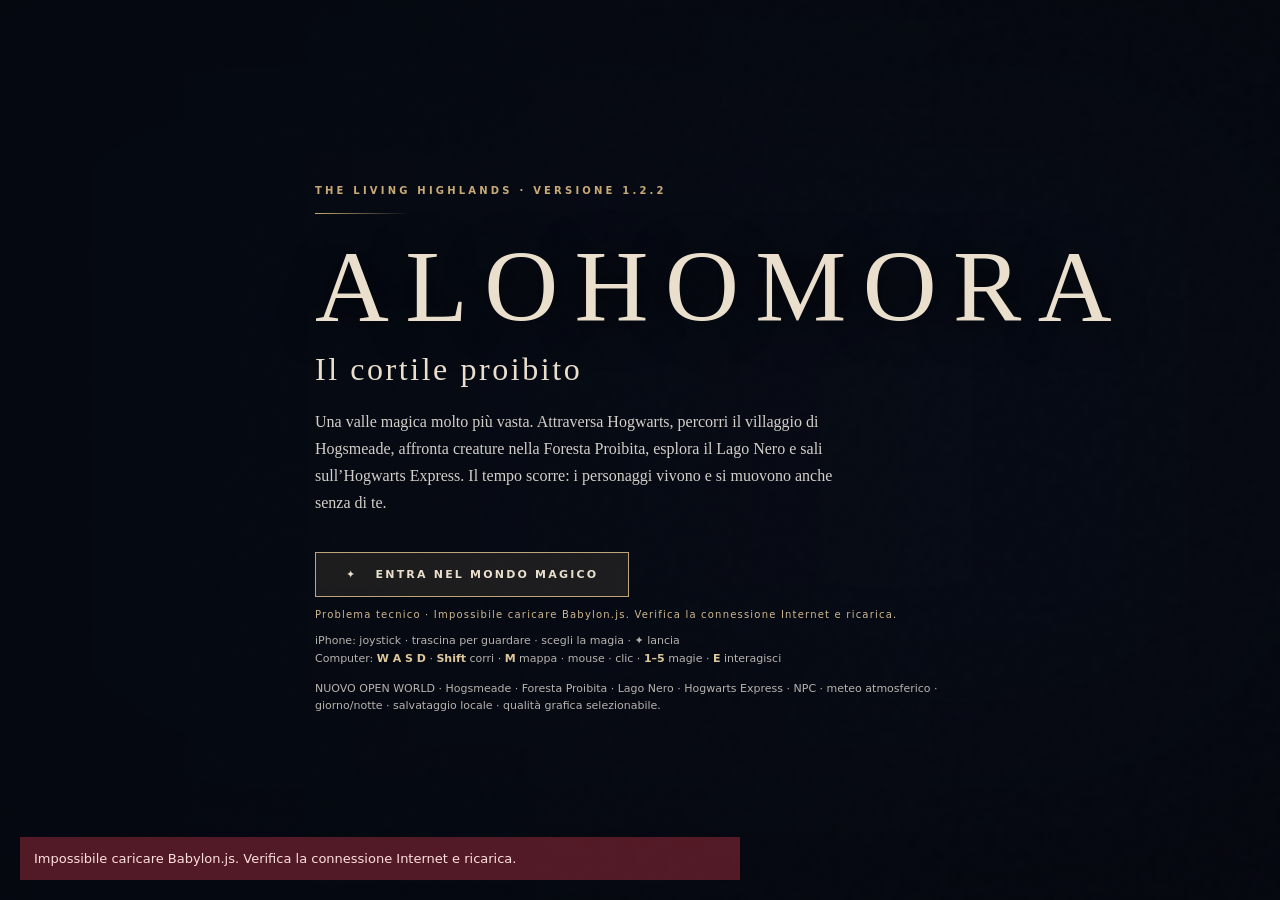
<file: Alohomora/index.html>
<!doctype html>
<html lang="it">
<head>
<meta charset="utf-8" />
<meta name="viewport" content="width=device-width, initial-scale=1, viewport-fit=cover, maximum-scale=1, user-scalable=no" />
<meta name="theme-color" content="#080c14" />
<meta name="apple-mobile-web-app-capable" content="yes" />
<title>ALOHOMORA — The Living Highlands · v1.2.2</title>
<style>
:root{--ivory:#e9dfcc;--muted:#adaeac;--gold:#c9aa77;--red:#a03d49;--dark:#0c0e13}
*{box-sizing:border-box;-webkit-tap-highlight-color:transparent}
html,body{width:100%;height:100%;margin:0;overflow:hidden;background:#050913;color:var(--ivory);font-family:Georgia,'Times New Roman',serif;touch-action:none;overscroll-behavior:none;-webkit-user-select:none;user-select:none}
button{font:inherit;color:inherit;cursor:pointer}#game{position:fixed;inset:0;width:100%;height:100%;display:block;outline:none;touch-action:none}
#vignette{pointer-events:none;position:fixed;inset:0;box-shadow:inset 0 0 22vmin 8vmin rgba(0,0,0,.52);background:linear-gradient(180deg,rgba(1,4,10,.33),transparent 26%,transparent 65%,rgba(2,4,9,.5));z-index:2}
#grain{pointer-events:none;position:fixed;inset:0;z-index:3;opacity:.10;background-image:url("data:image/svg+xml,%3Csvg viewBox='0 0 160 160' xmlns='http://www.w3.org/2000/svg'%3E%3Cfilter id='n'%3E%3CfeTurbulence type='fractalNoise' baseFrequency='.52' numOctaves='2' stitchTiles='stitch'/%3E%3C/filter%3E%3Crect width='100%25' height='100%25' filter='url(%23n)' opacity='.32'/%3E%3C/svg%3E")}
.hidden{display:none!important}#intro{position:fixed;z-index:15;inset:0;display:grid;place-items:center;background:linear-gradient(90deg,rgba(5,9,17,.87),rgba(8,12,22,.50) 74%);padding:max(24px,env(safe-area-inset-top)) max(24px,env(safe-area-inset-right)) max(24px,env(safe-area-inset-bottom)) max(24px,env(safe-area-inset-left))}
.introcontent{width:min(100%,650px);text-align:left}.eyebrow,.kicker,.micro,.ui-label{font-family:system-ui,-apple-system,sans-serif;letter-spacing:.32em;text-transform:uppercase;font-size:10px;font-weight:650}.eyebrow{color:var(--gold)}.line{height:1px;width:94px;background:linear-gradient(90deg,var(--gold),transparent);margin:17px 0 22px}h1{font-size:clamp(3rem,8.5vw,6.4rem);font-weight:400;line-height:1;letter-spacing:.16em;margin:0 0 12px;text-shadow:0 3px 40px #000}h2{font-size:clamp(1.25rem,3.8vw,2rem);font-weight:400;letter-spacing:.08em;margin:0 0 20px}p{color:#d3d0c9;line-height:1.7;font-size:clamp(13px,2.9vw,16px);max-width:520px}.start{padding:15px 30px;background:rgba(196,167,113,.12);border:1px solid #c0a57b;letter-spacing:.2em;font-size:11px;font-family:system-ui,sans-serif;font-weight:650;text-transform:uppercase;margin:20px 0 12px}.start:active{background:#c9aa77;color:#0a0b0e}.small{font:11px system-ui,sans-serif;color:#b7b4ae;line-height:1.6}.small b{color:#dfc79c}#load{font-size:10px;font-family:system-ui,sans-serif;letter-spacing:.12em;color:#d0b88f}#hud{position:fixed;inset:0;z-index:5;pointer-events:none}.hud-top{display:flex;justify-content:space-between;align-items:flex-start;padding:calc(15px + env(safe-area-inset-top)) calc(20px + env(safe-area-inset-right)) 0 calc(20px + env(safe-area-inset-left));gap:12px}.seal{font-size:20px;color:var(--gold);text-shadow:0 0 20px var(--gold)}.place{font-size:12px;letter-spacing:.13em;text-transform:uppercase}.zone{font:9px system-ui,sans-serif;color:#bdb6a8;letter-spacing:.2em;margin-top:6px}.status{min-width:min(40vw,190px);text-align:right}.bar{height:3px;background:#393c41;overflow:hidden;margin:8px 0}.bar>span{display:block;height:100%;width:100%;background:#a34446;transition:width .2s}.bar.mana>span{background:#a3b8c8}.numbers{font:10px system-ui,sans-serif;letter-spacing:.17em;color:#c9c7c2}#reticle{position:absolute;left:50%;top:48%;transform:translate(-50%,-50%);width:14px;height:14px;opacity:.85}#reticle:before,#reticle:after{content:'';position:absolute;background:#dcd5c7}#reticle:before{height:1px;width:14px;top:6.5px}#reticle:after{height:14px;width:1px;left:6.5px}#quest{position:absolute;top:calc(82px + env(safe-area-inset-top));left:calc(22px + env(safe-area-inset-left));max-width:220px;color:#d9c49d;text-shadow:0 1px 10px #000}.micro{color:#b6a794;font-size:9px;margin-bottom:8px;letter-spacing:.24em}#objective{font-size:13px;line-height:1.5}#toast{position:absolute;top:21%;width:100%;text-align:center;padding:0 25px;font-size:15px;opacity:0;transition:opacity .45s;text-shadow:0 2px 12px #000;color:#ecd5a6}#toast.show{opacity:1}
#spellDock{pointer-events:auto;position:absolute;bottom:calc(19px + env(safe-area-inset-bottom));left:50%;transform:translateX(-50%);display:flex;gap:7px;padding:8px;background:rgba(10,14,20,.67);backdrop-filter:blur(15px);border:1px solid #ac91502f;max-width:70vw;overflow-x:auto;scrollbar-width:none}#spellDock::-webkit-scrollbar{display:none}.spell{height:45px;min-width:50px;border:1px solid #8a7a5e60;background:#141822bb;display:grid;place-items:center;gap:2px;font-size:15px}.spell.selected{background:#c7a9742e;border-color:#c7a974;color:#ffddaa;box-shadow:0 0 14px #ad874b28}.spell span{font:8px system-ui,sans-serif;color:#d3cbbe;white-space:nowrap}.controls{position:absolute;bottom:calc(95px + env(safe-area-inset-bottom));left:calc(17px + env(safe-area-inset-left));right:calc(18px + env(safe-area-inset-right));display:none;justify-content:space-between;align-items:end}.touch .controls{display:flex}.joystick{pointer-events:auto;border-radius:100%;width:113px;height:113px;background:radial-gradient(circle,#ded4c219,transparent 58%),#141b2642;border:1px solid #cfc4b449;position:relative;touch-action:none}.knob{width:48px;height:48px;border-radius:100%;background:radial-gradient(circle at 35% 28%,#dac9a75c,#8c785058);border:1px solid #d1bd956a;position:absolute;left:32px;top:32px;pointer-events:none}.buttons{display:flex;gap:14px;align-items:end;pointer-events:auto}.action{touch-action:none;border-radius:50%;height:60px;width:60px;border:1px solid #c7ae8866;background:#111926bb;font-size:24px;box-shadow:0 0 22px #05091599}.action.cast{width:78px;height:78px;border-color:#ceb17e;box-shadow:0 0 22px #bb955238}.action:active{background:#a88a5b88}.hint{position:absolute;bottom:calc(90px + env(safe-area-inset-bottom));left:50%;transform:translateX(-50%);font:10px system-ui,sans-serif;color:#d3c2a6;text-transform:uppercase;letter-spacing:.11em;white-space:nowrap}#interact{pointer-events:auto;position:absolute;bottom:calc(165px + env(safe-area-inset-bottom));left:50%;transform:translateX(-50%);padding:10px 18px;background:#141923ce;border:1px solid #bb956a81;color:#f4dab2;font:11px system-ui,sans-serif;letter-spacing:.1em}.touch #interact{bottom:calc(190px + env(safe-area-inset-bottom))}#magicFlash{position:fixed;z-index:3;inset:0;pointer-events:none;opacity:0;mix-blend-mode:screen;transition:opacity .06s}#hitFlash{position:fixed;z-index:4;inset:0;opacity:0;pointer-events:none;background:radial-gradient(ellipse,transparent 33%,rgba(162,20,32,.5));transition:opacity .22s}#enemyCard{position:absolute;left:50%;top:calc(17px + env(safe-area-inset-top));transform:translateX(-50%);text-align:center;min-width:150px;letter-spacing:.17em;font:10px system-ui,sans-serif;text-transform:uppercase;text-shadow:0 2px 7px #000;color:#ead2bc}#enemyCard .bar{margin:8px auto;width:145px}#finished{position:fixed;z-index:16;inset:0;background:#080d16da;display:grid;place-items:center;text-align:center;padding:30px}#finished h2{font-size:clamp(32px,6vw,58px)}#finished p{margin-inline:auto}#error{position:fixed;z-index:30;bottom:20px;left:20px;right:20px;max-width:720px;color:#ffe0e0;background:#5b1c29e8;padding:14px;font:13px system-ui,sans-serif;display:none}
@media(max-width:720px){#quest{top:calc(74px + env(safe-area-inset-top));left:16px}#objective{font-size:11px;max-width:160px}#spellDock{bottom:calc(15px + env(safe-area-inset-bottom));gap:4px;padding:5px;max-width:98vw}.spell{min-width:44px;height:44px}.controls{bottom:calc(76px + env(safe-area-inset-bottom))}.joystick{width:102px;height:102px}.knob{left:27px;top:27px}.action{height:55px;width:55px}.action.cast{height:70px;width:70px}.hint{display:none}#enemyCard{top:calc(14px + env(safe-area-inset-top));font-size:9px} .introcontent{max-width:440px}h1{font-size:clamp(37px,8vw,65px)}}
@media(orientation:portrait) and (max-width:600px){.introcontent{text-align:center}.introcontent .line{margin-inline:auto}#quest{display:none}#spellDock{max-width:99vw}}
#minimap{position:absolute;right:calc(18px + env(safe-area-inset-right));top:calc(93px + env(safe-area-inset-top));width:130px;height:130px;border-radius:50%;opacity:.82;border:1px solid #c5aa7f68;background:#111923cb;box-shadow:0 4px 28px #0009;pointer-events:none}
.worldAction{pointer-events:auto;position:absolute;right:calc(18px + env(safe-area-inset-right));top:calc(228px + env(safe-area-inset-top));padding:8px 10px;font:9px system-ui,sans-serif;letter-spacing:.1em;border:1px solid #c4a97c66;background:#141820d8;color:#e8d6ae}
#graphicToggle{top:calc(260px + env(safe-area-inset-top))}
#mapPanel{pointer-events:auto;position:fixed;inset:0;z-index:12;display:grid;place-items:center;background:#080c17e9;padding:24px}.mapSheet{max-width:620px;width:100%;max-height:90vh;overflow:auto;text-align:center;border:1px solid #b6a27e66;background:linear-gradient(#1b2431,#111821);padding:20px 28px}.mapSheet h2{color:#f7dab0}.mapGrid{display:grid;grid-template-columns:repeat(2,minmax(0,1fr));gap:10px;text-align:left;margin:22px 0}.mapGrid>div{border:1px solid #a8957766;padding:12px;display:flex;flex-direction:column;gap:4px;font-size:19px}.mapGrid b{font:12px system-ui,sans-serif;color:#e8d6b4}.mapGrid small{font:11px system-ui,sans-serif;color:#b3ada3}
#updateBanner{position:fixed;top:0;left:15%;right:15%;z-index:21;border:1px solid #efcea2;background:#2b2735;color:#ffe5b2;padding:10px;font:12px system-ui,sans-serif;cursor:pointer}
@media(max-width:700px){#minimap{width:82px;height:82px;right:9px;top:calc(80px + env(safe-area-inset-top))}.worldAction{top:calc(169px + env(safe-area-inset-top));right:8px;font-size:8px;padding:7px}#graphicToggle{top:calc(198px + env(safe-area-inset-top))}.mapSheet{padding:14px}.mapGrid{gap:6px}.mapGrid>div{padding:8px}}
</style>
<script defer src="https://cdn.babylonjs.com/babylon.js"></script>
<script defer src="https://cdn.babylonjs.com/loaders/babylonjs.loaders.min.js"></script>
<script defer src="./reborn.js?v=122"></script>
</head>
<body>
<canvas id="game"></canvas><div id="magicFlash"></div><div id="vignette"></div><div id="grain"></div><div id="hitFlash"></div>
<div id="intro"><div class="introcontent">
<div class="eyebrow">THE LIVING HIGHLANDS · Versione 1.2.2</div><div class="line"></div>
<h1>ALOHOMORA</h1><h2>Il cortile proibito</h2>
<p>Una valle magica molto più vasta. Attraversa Hogwarts, percorri il villaggio di Hogsmeade, affronta creature nella Foresta Proibita, esplora il Lago Nero e sali sull’Hogwarts Express. Il tempo scorre: i personaggi vivono e si muovono anche senza di te.</p>
<button id="start" class="start">✦ &nbsp; Entra nel mondo magico</button>
<div id="load">Inizializzazione del mondo...</div>
<div class="small" style="margin-top:12px">iPhone: joystick · trascina per guardare · scegli la magia · ✦ lancia<br>Computer: <b>W A S D</b> · <b>Shift</b> corri · <b>M</b> mappa · mouse · clic · <b>1–5</b> magie · <b>E</b> interagisci</div>
<div class="small" style="margin-top:12px">NUOVO OPEN WORLD · Hogsmeade · Foresta Proibita · Lago Nero · Hogwarts Express · NPC · meteo atmosferico · giorno/notte · salvataggio locale · qualità grafica selezionabile.</div>
</div></div>
<div id="hud" class="hidden"><div class="hud-top"><div><div class="place"><span class="seal">✦</span> &nbsp;ALOHOMORA · VALLE INCANTATA</div><div class="zone">Hogwarts · Cortile settentrionale</div><div id="worldTime" class="zone">19:00 · TRAMONTO</div></div><div class="status"><div class="numbers">SALUTE · <span id="hpNum">100</span></div><div class="bar"><span id="hpBar"></span></div><div class="numbers">POTERE MAGICO</div><div class="bar mana"><span id="manaBar"></span></div></div></div>
<div id="enemyCard" class="hidden">Custode dell'Ombra<div class="bar"><span id="enemyBar"></span></div></div>
<div id="quest"><div class="micro">✧ Il primo segreto</div><div id="objective">Raggiungi il cortile del castello</div></div><div id="reticle"></div><div id="toast"></div>
<div id="interact" class="hidden">E · Esamina la porta</div>
<canvas id="minimap" width="160" height="160" aria-label="Minimappa del mondo"></canvas>
<button id="mapToggle" class="worldAction" title="Apri la mappa del mondo">⌖ MAPPA</button>
<button id="graphicToggle" class="worldAction" title="Alterna qualità cinema o modalità fluida">GRAFICA: CINEMA</button>
<div id="mapPanel" class="hidden"><div class="mapSheet"><h2>La Valle Incantata</h2><p>Il mondo continua a vivere mentre lo esplori. Segui i sentieri, incontra gli abitanti e scopri le regioni.</p>
<div class="mapGrid"><div>🏰<b>Hogwarts</b><small>Il cortile, il sigillo e il Custode</small></div><div>✧<b>Hogsmeade</b><small>Il villaggio dei maghi, negozi e abitanti</small></div><div>♠<b>Foresta Proibita</b><small>Rovine e creature oscure</small></div><div>🚂<b>Stazione</b><small>L'Espresso in viaggio tra le valli</small></div><div>◈<b>Lago Nero</b><small>Le acque ai margini del castello</small></div></div>
<button id="mapClose" class="start">Torna al gioco</button></div></div>
<button id="updateBanner" class="hidden" aria-label="Nuova versione disponibile"></button>
<div class="hint">Scie magiche · Impatti fisici · Cammina verso il castello · Usa Protego per deviare gli incantesimi</div>
<div id="spellDock"><button class="spell selected" data-spell="0">✧<span>STUPEFI</span></button><button class="spell" data-spell="1">◈<span>ACCIO</span></button><button class="spell" data-spell="2">☼<span>LUMOS</span></button><button class="spell" data-spell="3">⬡<span>PROTEGO</span></button><button class="spell" data-spell="4">◇<span>REVELIO</span></button></div>
<div class="controls"><div class="joystick" id="joy"><div id="knob" class="knob"></div></div><div class="buttons"><button id="jump" class="action">↑</button><button id="cast" class="action cast">✦</button></div></div></div>
<div id="finished" class="hidden"><div><div class="eyebrow" id="finishTag">CAPITOLO COMPLETATO</div><div class="line" style="margin:16px auto"></div><h2 id="finishTitle">Il segreto è tuo</h2><p id="finishText">Hai aperto il portale e spezzato il sigillo del Custode.</p><button class="start" id="restart">Ricomincia l'avventura</button></div></div>
<div id="error"></div>
</body></html>
</file>
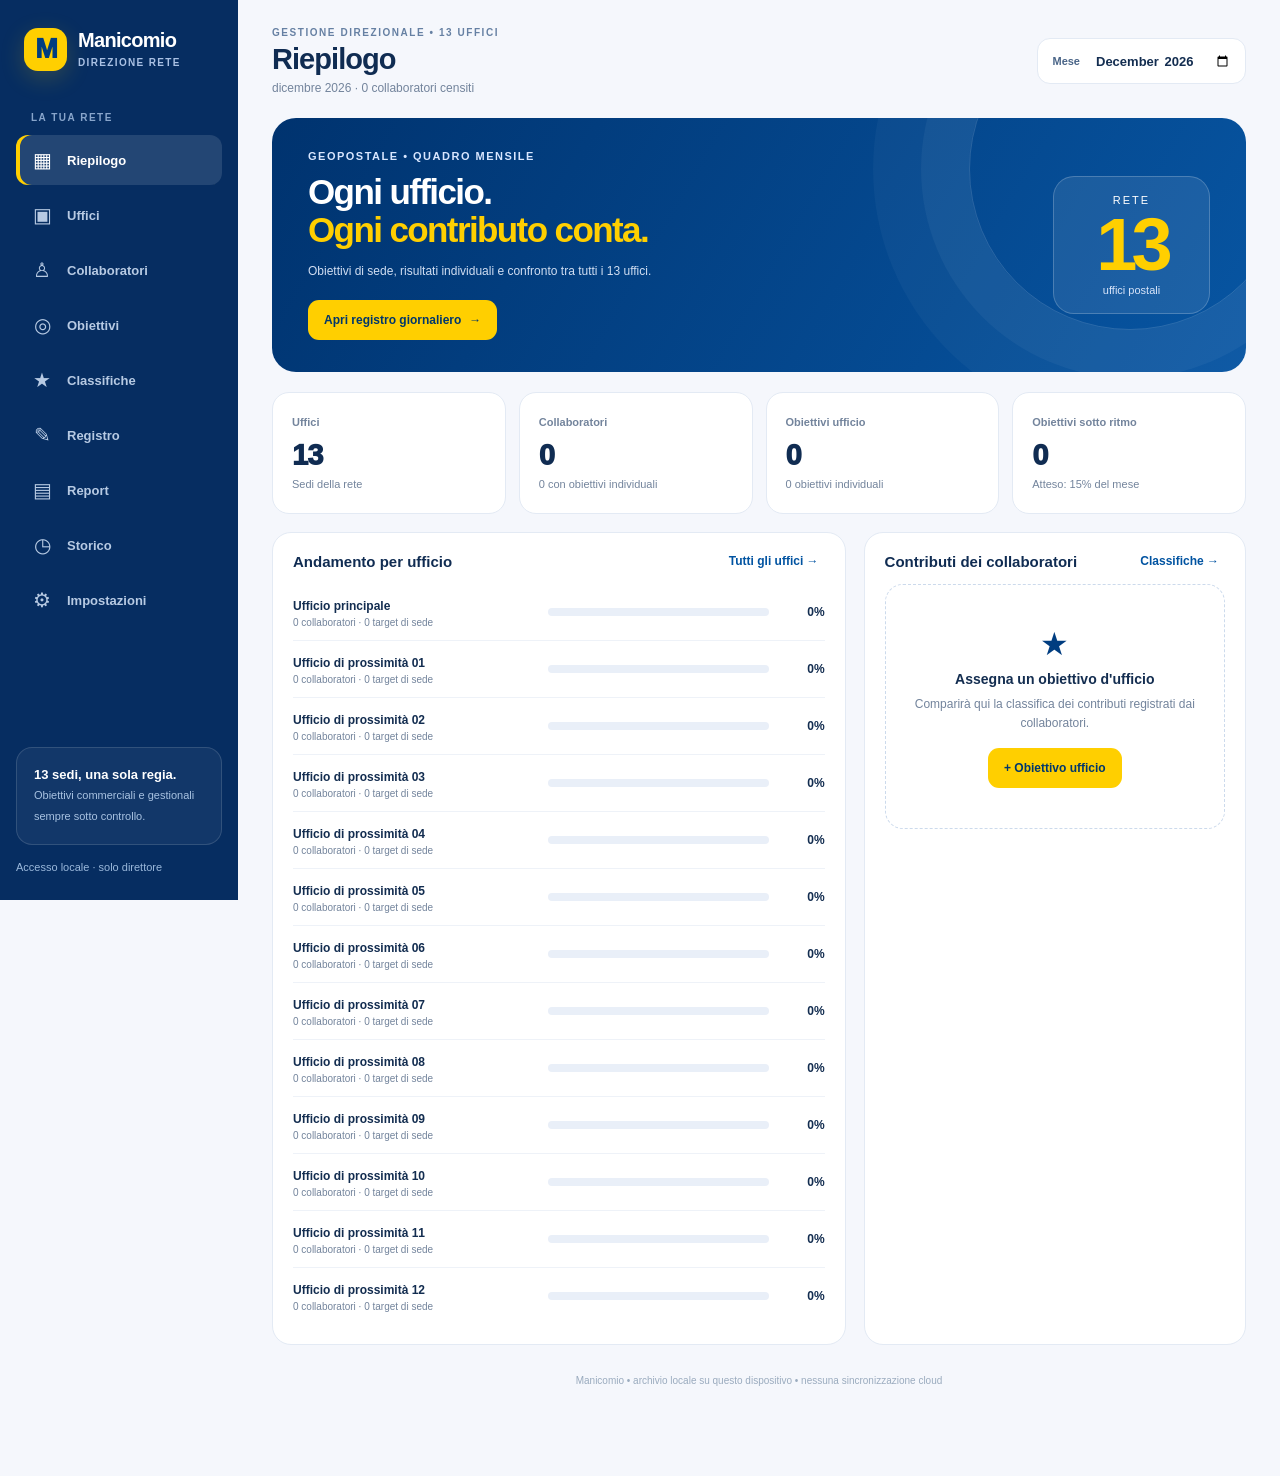
<file: Manicomio/index.html>
<!doctype html><html lang="it"><head><meta charset="utf-8"><meta name="viewport" content="width=device-width,initial-scale=1,viewport-fit=cover"><meta name="theme-color" content="#003d80"><meta name="apple-mobile-web-app-capable" content="yes"><meta name="apple-mobile-web-app-status-bar-style" content="default"><meta name="apple-mobile-web-app-title" content="Manicomio"><meta name="description" content="Gestione direzionale di obiettivi commerciali e gestionali per 13 uffici."><link rel="manifest" href="./manifest.webmanifest"><link rel="icon" type="image/svg+xml" href="./icon.svg"><link rel="apple-touch-icon" href="./icon.svg"><link rel="stylesheet" href="./style.css?v=20261101-8"><title>Manicomio · Direzione rete</title></head><body><div id="app"></div><div id="dialog"></div><div id="toast" role="status" aria-live="polite"></div><script src="./app.js?v=20261101-8" defer></script></body></html>
</file>
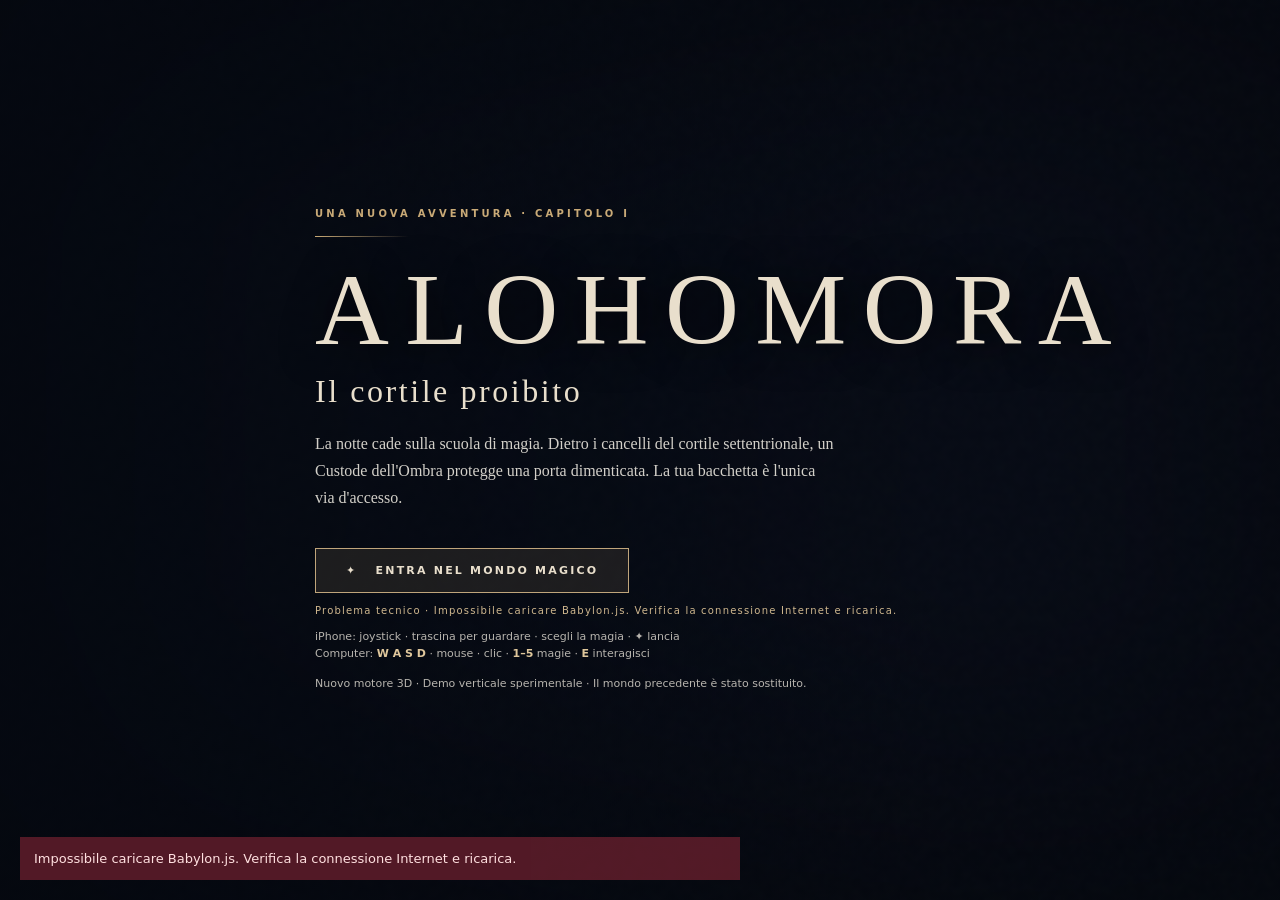
<file: Alohomora/reborn-preview.html>
<!doctype html>
<html lang="it">
<head>
<meta charset="utf-8" />
<meta name="viewport" content="width=device-width, initial-scale=1, viewport-fit=cover, maximum-scale=1, user-scalable=no" />
<meta name="theme-color" content="#080c14" />
<meta name="apple-mobile-web-app-capable" content="yes" />
<title>ALOHOMORA — Reborn · Capitolo I</title>
<style>
:root{--ivory:#e9dfcc;--muted:#adaeac;--gold:#c9aa77;--red:#a03d49;--dark:#0c0e13}
*{box-sizing:border-box;-webkit-tap-highlight-color:transparent}
html,body{width:100%;height:100%;margin:0;overflow:hidden;background:#050913;color:var(--ivory);font-family:Georgia,'Times New Roman',serif;touch-action:none;overscroll-behavior:none;-webkit-user-select:none;user-select:none}
button{font:inherit;color:inherit;cursor:pointer}#game{position:fixed;inset:0;width:100%;height:100%;display:block;outline:none;touch-action:none}
#vignette{pointer-events:none;position:fixed;inset:0;box-shadow:inset 0 0 22vmin 8vmin rgba(0,0,0,.52);background:linear-gradient(180deg,rgba(1,4,10,.33),transparent 26%,transparent 65%,rgba(2,4,9,.5));z-index:2}
#grain{pointer-events:none;position:fixed;inset:0;z-index:3;opacity:.10;background-image:url("data:image/svg+xml,%3Csvg viewBox='0 0 160 160' xmlns='http://www.w3.org/2000/svg'%3E%3Cfilter id='n'%3E%3CfeTurbulence type='fractalNoise' baseFrequency='.52' numOctaves='2' stitchTiles='stitch'/%3E%3C/filter%3E%3Crect width='100%25' height='100%25' filter='url(%23n)' opacity='.32'/%3E%3C/svg%3E")}
.hidden{display:none!important}#intro{position:fixed;z-index:15;inset:0;display:grid;place-items:center;background:linear-gradient(90deg,rgba(5,9,17,.87),rgba(8,12,22,.50) 74%);padding:max(24px,env(safe-area-inset-top)) max(24px,env(safe-area-inset-right)) max(24px,env(safe-area-inset-bottom)) max(24px,env(safe-area-inset-left))}
.introcontent{width:min(100%,650px);text-align:left}.eyebrow,.kicker,.micro,.ui-label{font-family:system-ui,-apple-system,sans-serif;letter-spacing:.32em;text-transform:uppercase;font-size:10px;font-weight:650}.eyebrow{color:var(--gold)}.line{height:1px;width:94px;background:linear-gradient(90deg,var(--gold),transparent);margin:17px 0 22px}h1{font-size:clamp(3rem,8.5vw,6.4rem);font-weight:400;line-height:1;letter-spacing:.16em;margin:0 0 12px;text-shadow:0 3px 40px #000}h2{font-size:clamp(1.25rem,3.8vw,2rem);font-weight:400;letter-spacing:.08em;margin:0 0 20px}p{color:#d3d0c9;line-height:1.7;font-size:clamp(13px,2.9vw,16px);max-width:520px}.start{padding:15px 30px;background:rgba(196,167,113,.12);border:1px solid #c0a57b;letter-spacing:.2em;font-size:11px;font-family:system-ui,sans-serif;font-weight:650;text-transform:uppercase;margin:20px 0 12px}.start:active{background:#c9aa77;color:#0a0b0e}.small{font:11px system-ui,sans-serif;color:#b7b4ae;line-height:1.6}.small b{color:#dfc79c}#load{font-size:10px;font-family:system-ui,sans-serif;letter-spacing:.12em;color:#d0b88f}#hud{position:fixed;inset:0;z-index:5;pointer-events:none}.hud-top{display:flex;justify-content:space-between;align-items:flex-start;padding:calc(15px + env(safe-area-inset-top)) calc(20px + env(safe-area-inset-right)) 0 calc(20px + env(safe-area-inset-left));gap:12px}.seal{font-size:20px;color:var(--gold);text-shadow:0 0 20px var(--gold)}.place{font-size:12px;letter-spacing:.13em;text-transform:uppercase}.zone{font:9px system-ui,sans-serif;color:#bdb6a8;letter-spacing:.2em;margin-top:6px}.status{min-width:min(40vw,190px);text-align:right}.bar{height:3px;background:#393c41;overflow:hidden;margin:8px 0}.bar>span{display:block;height:100%;width:100%;background:#a34446;transition:width .2s}.bar.mana>span{background:#a3b8c8}.numbers{font:10px system-ui,sans-serif;letter-spacing:.17em;color:#c9c7c2}#reticle{position:absolute;left:50%;top:48%;transform:translate(-50%,-50%);width:14px;height:14px;opacity:.85}#reticle:before,#reticle:after{content:'';position:absolute;background:#dcd5c7}#reticle:before{height:1px;width:14px;top:6.5px}#reticle:after{height:14px;width:1px;left:6.5px}#quest{position:absolute;top:calc(82px + env(safe-area-inset-top));left:calc(22px + env(safe-area-inset-left));max-width:220px;color:#d9c49d;text-shadow:0 1px 10px #000}.micro{color:#b6a794;font-size:9px;margin-bottom:8px;letter-spacing:.24em}#objective{font-size:13px;line-height:1.5}#toast{position:absolute;top:21%;width:100%;text-align:center;padding:0 25px;font-size:15px;opacity:0;transition:opacity .45s;text-shadow:0 2px 12px #000;color:#ecd5a6}#toast.show{opacity:1}
#spellDock{pointer-events:auto;position:absolute;bottom:calc(19px + env(safe-area-inset-bottom));left:50%;transform:translateX(-50%);display:flex;gap:7px;padding:8px;background:rgba(10,14,20,.67);backdrop-filter:blur(15px);border:1px solid #ac91502f;max-width:70vw;overflow-x:auto;scrollbar-width:none}#spellDock::-webkit-scrollbar{display:none}.spell{height:45px;min-width:50px;border:1px solid #8a7a5e60;background:#141822bb;display:grid;place-items:center;gap:2px;font-size:15px}.spell.selected{background:#c7a9742e;border-color:#c7a974;color:#ffddaa;box-shadow:0 0 14px #ad874b28}.spell span{font:8px system-ui,sans-serif;color:#d3cbbe;white-space:nowrap}.controls{position:absolute;bottom:calc(95px + env(safe-area-inset-bottom));left:calc(17px + env(safe-area-inset-left));right:calc(18px + env(safe-area-inset-right));display:none;justify-content:space-between;align-items:end}.touch .controls{display:flex}.joystick{pointer-events:auto;border-radius:100%;width:113px;height:113px;background:radial-gradient(circle,#ded4c219,transparent 58%),#141b2642;border:1px solid #cfc4b449;position:relative;touch-action:none}.knob{width:48px;height:48px;border-radius:100%;background:radial-gradient(circle at 35% 28%,#dac9a75c,#8c785058);border:1px solid #d1bd956a;position:absolute;left:32px;top:32px;pointer-events:none}.buttons{display:flex;gap:14px;align-items:end;pointer-events:auto}.action{touch-action:none;border-radius:50%;height:60px;width:60px;border:1px solid #c7ae8866;background:#111926bb;font-size:24px;box-shadow:0 0 22px #05091599}.action.cast{width:78px;height:78px;border-color:#ceb17e;box-shadow:0 0 22px #bb955238}.action:active{background:#a88a5b88}.hint{position:absolute;bottom:calc(90px + env(safe-area-inset-bottom));left:50%;transform:translateX(-50%);font:10px system-ui,sans-serif;color:#d3c2a6;text-transform:uppercase;letter-spacing:.11em;white-space:nowrap}#interact{pointer-events:auto;position:absolute;bottom:calc(165px + env(safe-area-inset-bottom));left:50%;transform:translateX(-50%);padding:10px 18px;background:#141923ce;border:1px solid #bb956a81;color:#f4dab2;font:11px system-ui,sans-serif;letter-spacing:.1em}.touch #interact{bottom:calc(190px + env(safe-area-inset-bottom))}#hitFlash{position:fixed;z-index:4;inset:0;opacity:0;pointer-events:none;background:radial-gradient(ellipse,transparent 33%,rgba(162,20,32,.5));transition:opacity .22s}#enemyCard{position:absolute;left:50%;top:calc(17px + env(safe-area-inset-top));transform:translateX(-50%);text-align:center;min-width:150px;letter-spacing:.17em;font:10px system-ui,sans-serif;text-transform:uppercase;text-shadow:0 2px 7px #000;color:#ead2bc}#enemyCard .bar{margin:8px auto;width:145px}#finished{position:fixed;z-index:16;inset:0;background:#080d16da;display:grid;place-items:center;text-align:center;padding:30px}#finished h2{font-size:clamp(32px,6vw,58px)}#finished p{margin-inline:auto}#error{position:fixed;z-index:30;bottom:20px;left:20px;right:20px;max-width:720px;color:#ffe0e0;background:#5b1c29e8;padding:14px;font:13px system-ui,sans-serif;display:none}
@media(max-width:720px){#quest{top:calc(74px + env(safe-area-inset-top));left:16px}#objective{font-size:11px;max-width:160px}#spellDock{bottom:calc(15px + env(safe-area-inset-bottom));gap:4px;padding:5px;max-width:98vw}.spell{min-width:44px;height:44px}.controls{bottom:calc(76px + env(safe-area-inset-bottom))}.joystick{width:102px;height:102px}.knob{left:27px;top:27px}.action{height:55px;width:55px}.action.cast{height:70px;width:70px}.hint{display:none}#enemyCard{top:calc(14px + env(safe-area-inset-top));font-size:9px} .introcontent{max-width:440px}h1{font-size:clamp(37px,8vw,65px)}}
@media(orientation:portrait) and (max-width:600px){.introcontent{text-align:center}.introcontent .line{margin-inline:auto}#quest{display:none}#spellDock{max-width:99vw}}
</style>
<script defer src="https://cdn.babylonjs.com/babylon.js"></script>
<script defer src="https://cdn.babylonjs.com/loaders/babylonjs.loaders.min.js"></script>
<script defer src="./reborn.js?v=100"></script>
</head>
<body>
<canvas id="game"></canvas><div id="vignette"></div><div id="grain"></div><div id="hitFlash"></div>
<div id="intro"><div class="introcontent">
<div class="eyebrow">Una nuova avventura · Capitolo I</div><div class="line"></div>
<h1>ALOHOMORA</h1><h2>Il cortile proibito</h2>
<p>La notte cade sulla scuola di magia. Dietro i cancelli del cortile settentrionale, un Custode dell'Ombra protegge una porta dimenticata. La tua bacchetta è l'unica via d'accesso.</p>
<button id="start" class="start">✦ &nbsp; Entra nel mondo magico</button>
<div id="load">Inizializzazione del mondo...</div>
<div class="small" style="margin-top:12px">iPhone: joystick · trascina per guardare · scegli la magia · ✦ lancia<br>Computer: <b>W A S D</b> · mouse · clic · <b>1–5</b> magie · <b>E</b> interagisci</div>
<div class="small" style="margin-top:12px">Nuovo motore 3D · Demo verticale sperimentale · Il mondo precedente è stato sostituito.</div>
</div></div>
<div id="hud" class="hidden"><div class="hud-top"><div><div class="place"><span class="seal">✦</span> &nbsp;HOGWARTS</div><div class="zone">Cortile settentrionale · Scozia</div></div><div class="status"><div class="numbers">SALUTE · <span id="hpNum">100</span></div><div class="bar"><span id="hpBar"></span></div><div class="numbers">POTERE MAGICO</div><div class="bar mana"><span id="manaBar"></span></div></div></div>
<div id="enemyCard" class="hidden">Custode dell'Ombra<div class="bar"><span id="enemyBar"></span></div></div>
<div id="quest"><div class="micro">✧ Il primo segreto</div><div id="objective">Raggiungi il cortile del castello</div></div><div id="reticle"></div><div id="toast"></div>
<div id="interact" class="hidden">E · Esamina la porta</div>
<div class="hint">Cammina verso il castello · Usa Protego per deviare gli incantesimi</div>
<div id="spellDock"><button class="spell selected" data-spell="0">✧<span>STUPEFI</span></button><button class="spell" data-spell="1">◈<span>ACCIO</span></button><button class="spell" data-spell="2">☼<span>LUMOS</span></button><button class="spell" data-spell="3">⬡<span>PROTEGO</span></button><button class="spell" data-spell="4">◇<span>REVELIO</span></button></div>
<div class="controls"><div class="joystick" id="joy"><div id="knob" class="knob"></div></div><div class="buttons"><button id="jump" class="action">↑</button><button id="cast" class="action cast">✦</button></div></div></div>
<div id="finished" class="hidden"><div><div class="eyebrow" id="finishTag">CAPITOLO COMPLETATO</div><div class="line" style="margin:16px auto"></div><h2 id="finishTitle">Il segreto è tuo</h2><p id="finishText">Hai aperto il portale e spezzato il sigillo del Custode.</p><button class="start" id="restart">Ricomincia l'avventura</button></div></div>
<div id="error"></div>
</body></html>
</file>
<file: Manicomio/style.css>
:root{font-family:Inter,ui-sans-serif,-apple-system,BlinkMacSystemFont,"Segoe UI",sans-serif;color:#102c52;background:#f5f7fc;--blue:#003d80;--navy:#062d61;--yellow:#ffcf00;--pale:#fff7cd;--ink:#132d50;--grey:#73849c;--edge:#e3eaf4;--white:#fff;--green:#098272}
*{box-sizing:border-box}body{margin:0;min-height:100vh}button,input,select{font:inherit}button{cursor:pointer}button:disabled{opacity:.5;cursor:not-allowed}button:focus-visible,input:focus-visible,select:focus-visible{outline:3px solid #f8cf20;outline-offset:2px}h1,h2,h3,p{margin:0}button{border:0}input,select{border:1px solid #dae3f0;color:var(--ink);background:white;border-radius:12px;padding:12px;min-height:44px;max-width:100%}
.layout{display:grid;grid-template-columns:238px minmax(0,1fr);max-width:1700px;margin:0 auto;min-height:100vh}.side{background:var(--navy);padding:27px 16px;min-height:100vh;display:flex;flex-direction:column;color:white;position:sticky;top:0;height:100vh}.brand{display:flex;gap:11px;align-items:center;padding:1px 8px 29px}.brandmark{height:43px;width:43px;border-radius:14px;display:grid;place-items:center;font-size:27px;font-weight:950;letter-spacing:-2px;background:var(--yellow);color:var(--blue);box-shadow:0 7px 24px #ffcf002d}.brand strong{font-size:20px;letter-spacing:-.7px;display:block}.brand small{font-size:10px;color:#aac1e4;letter-spacing:1.35px;font-weight:750}.menulabel{color:#88a5cb;letter-spacing:1.5px;font-size:10px;font-weight:800;margin:12px 15px}.side-nav{display:flex;flex-direction:column;gap:5px}.side-nav button{background:transparent;color:#b7cae3;border-radius:12px;padding:13px 14px;display:flex;gap:13px;text-align:left;align-items:center}.side-nav button span{font-size:20px;width:24px;text-align:center}.side-nav button b{font-size:13px}.side-nav button.active{background:#ffffff1e;color:#fff;box-shadow:inset 4px 0 var(--yellow)}.side-bottom{margin-top:auto;display:grid;gap:16px;font-size:11px;color:#9ab8db}.side-feature{background:#ffffff0d;border:1px solid #ffffff22;padding:17px;border-radius:16px;color:#fff;font-size:13px;font-weight:800;line-height:1.6}.side-feature span{font-size:11px;font-weight:400;color:#a9c3e2}
.main{padding:27px 34px 85px;min-width:0}.top{display:flex;gap:16px;justify-content:space-between;align-items:center;margin-bottom:23px}.eyebrow{font-size:10px;letter-spacing:1.55px;font-weight:850;color:#6680a3;margin-bottom:5px}.top h1{font-weight:900;font-size:29px;letter-spacing:-.95px}.top p{font-size:12px;color:var(--grey);margin-top:5px}.month{display:flex;align-items:center;gap:10px;background:white;border:1px solid var(--edge);border-radius:13px;padding:6px 9px 6px 14px;font-size:11px;font-weight:800;color:#4a6588}.month input{padding:5px;border:0;border-radius:8px;font-size:13px;min-height:32px}
.hero{display:flex;align-items:center;justify-content:space-between;gap:24px;border-radius:24px;padding:32px 36px;min-height:252px;background:linear-gradient(120deg,#00336f,#0755a2);color:white;position:relative;overflow:hidden;margin-bottom:20px}.hero:before{content:"";position:absolute;width:320px;height:320px;border:1px solid #ffffff26;border-radius:50%;right:-45px;top:-110px;box-shadow:0 0 0 48px #ffffff0b,0 0 0 96px #ffffff08}.hero>div{position:relative;z-index:1}.hero-tag{font-size:11px;font-weight:850;letter-spacing:1.5px;color:#d8e6ff;margin-bottom:11px}.hero h2{font-size:35px;line-height:1.08;letter-spacing:-1.6px;font-weight:900}.hero h2 em{color:var(--yellow);font-style:normal}.hero p{color:#d1def2;font-size:12px;line-height:1.7;max-width:450px;margin-top:12px}.hero-number{min-width:157px;padding:17px 25px;border:1px solid #ffffff35;border-radius:21px;background:#ffffff17;display:flex;flex-direction:column;text-align:center;gap:2px}.hero-number span{font-size:11px;letter-spacing:2px}.hero-number strong{font-size:74px;line-height:1;color:var(--yellow);letter-spacing:-6px}.hero-number small{font-size:11px;color:#d9e5fa}
.primary,.secondary,.danger-btn{border-radius:11px;font-size:12px;font-weight:850;padding:11px 16px;display:inline-flex;align-items:center;justify-content:center;gap:8px;min-height:40px}.primary{background:var(--yellow);color:#00376c}.primary:hover{background:#ffdb43}.secondary{background:white;border:1px solid #d7e2ef;color:var(--blue)}.secondary:hover{background:#f6f9ff}.danger-btn{color:#a82735;background:#fff0f0;border:1px solid #ffd3d6}.hero .primary{margin-top:19px}
.stats{display:grid;grid-template-columns:repeat(4,minmax(0,1fr));gap:13px;margin-bottom:18px}.stat{background:white;border:1px solid var(--edge);border-radius:17px;padding:19px;min-height:122px}.stat span,.stat small{font-size:11px;color:var(--grey)}.stat span{font-weight:750}.stat strong{font-size:29px;font-weight:950;display:block;margin:9px 0 2px;letter-spacing:-1px}.two-cols{display:grid;grid-template-columns:1.35fr .9fr;gap:18px}.panel{border-radius:19px;border:1px solid var(--edge);padding:20px;background:white;min-width:0}.panel-head{display:flex;align-items:center;justify-content:space-between;gap:10px;margin-bottom:14px}.panel-head h3{font-size:15px}.link,.text-button{background:transparent;color:#0053a1;font-size:12px;font-weight:800}.subtle{color:var(--grey);font-size:11px}.office-line{width:100%;display:grid;grid-template-columns:minmax(120px,1.1fr) minmax(65px,1fr) 44px;gap:12px;align-items:center;text-align:left;background:white;border-bottom:1px solid #eef2f8;padding:12px 0;color:var(--ink)}.office-line:last-child{border:0}.office-line b{font-size:12px}.office-line small{display:block;color:var(--grey);font-size:10px;margin-top:3px}.office-line strong{text-align:right;font-size:12px}.bar{width:100%;height:8px;background:#e9eff8;border-radius:99px;overflow:hidden}.bar>span{height:100%;background:linear-gradient(90deg,#0064b5,#ffcf00);display:block;border-radius:99px}.attention{display:flex;align-items:center;gap:10px;padding:11px 0;border-bottom:1px solid #edf1f7}.attention>div:nth-child(2){min-width:0;flex:1}.attention b{display:block;font-size:12px;overflow:hidden;text-overflow:ellipsis;white-space:nowrap}.attention small{font-size:10px;color:var(--grey);display:block;margin-top:5px;line-height:1.3}.attention strong{font-size:12px;color:var(--blue)}.initials{height:37px;width:37px;flex-shrink:0;border-radius:11px;background:#e7f0fc;color:var(--blue);display:grid;place-items:center;font-weight:900;font-size:12px}.initials.large{width:44px;height:44px}.note{color:var(--grey);font-size:10px;line-height:1.5;margin-top:16px}
.section-title{display:flex;align-items:center;justify-content:space-between;gap:15px;margin-bottom:18px}.section-title h2{font-size:20px;letter-spacing:-.6px}.section-title p{font-size:12px;color:var(--grey);margin-top:5px;line-height:1.5}.grid-cards{display:grid;grid-template-columns:repeat(3,minmax(0,1fr));gap:14px}.tile,.goal-card{background:white;border:1px solid var(--edge);border-radius:18px;padding:19px;min-width:0}.tile-top,.goal-head{display:flex;align-items:center;justify-content:space-between;margin-bottom:14px;gap:12px}.office-num{font-size:12px;font-weight:950;letter-spacing:1px;color:var(--blue);background:#eaf1fb;border-radius:10px;padding:9px}.tile h3,.goal-card h3{font-size:15px;line-height:1.45;overflow-wrap:anywhere}.tile p,.goal-card p{font-size:11px;color:var(--grey);line-height:1.45;margin-top:7px;margin-bottom:18px}.tile .bar{margin-top:18px}.tile-bottom{display:flex;justify-content:space-between;gap:10px;align-items:center;font-size:11px;margin-top:14px;color:var(--grey)}.tile-bottom b{color:var(--blue);font-size:13px}.icon-button{background:#f2f6fc;border-radius:9px;min-height:30px;min-width:30px;color:#315779;font-size:16px}.text-button{padding:10px 0 0;margin-top:13px;text-align:left}.tag{background:#e9f1fb;color:#00519a;font-size:10px;font-weight:850;border-radius:50px;padding:7px 10px;display:inline-flex}.tag.light{background:#fff3c8;color:#805700}.person-tile .tile-bottom{border-top:1px solid #eef2f7;padding-top:13px}
.goal-grid{display:grid;grid-template-columns:repeat(2,minmax(0,1fr));gap:13px}.goal-head{margin-bottom:12px}.goal-card p{margin-bottom:14px}.goal-numbers{display:flex;justify-content:space-between;gap:10px;margin:15px 0}.goal-numbers small{display:block;font-size:10px;color:var(--grey);margin-bottom:5px}.goal-numbers strong{font-size:17px;letter-spacing:-.3px}.goal-numbers>span:last-child{text-align:right}.filters{display:flex;gap:12px;align-items:end;flex-wrap:wrap;margin-bottom:17px}.filters label{font-weight:750;color:#566e8d;font-size:11px;display:flex;flex-direction:column;gap:6px}.filters select,.filters input{min-width:190px;max-width:300px}.filters.two{display:grid;grid-template-columns:repeat(2,minmax(0,1fr));background:white;padding:15px;border:1px solid var(--edge);border-radius:17px}.filters.two>*{min-width:0}.filters.two input,.filters.two select{min-width:0;max-width:none}
.info-line{background:#fff9e0;border:1px solid #f2e7a7;border-radius:12px;color:#625523;padding:13px 14px;font-size:11px;line-height:1.55;margin:13px 0}.register-person{background:white;border:1px solid var(--edge);border-radius:17px;margin-bottom:12px;overflow:hidden}.register-header{display:flex;align-items:center;gap:11px;padding:13px 16px;background:#f9fbff}.register-header b{display:block;font-size:13px}.register-header small{display:block;font-size:10px;color:var(--grey);margin-top:4px}.register-row{padding:14px 17px;display:flex;align-items:center;justify-content:space-between;gap:14px;border-top:1px solid #eef2f7}.register-row>span{flex:1;min-width:0}.register-row b{font-size:12px;display:block;line-height:1.45}.register-row small{display:block;color:var(--grey);font-size:10px;margin-top:5px;line-height:1.45}.value-input{min-width:122px;display:flex;align-items:center;gap:5px;border:1px solid #dae3f0;border-radius:12px;padding-right:8px;background:#fff}.value-input:focus-within{border-color:#006cc1}.value-input input{width:90px;min-width:0;text-align:right;border:0;outline:none;box-shadow:none!important}.value-input i{font-size:10px;color:var(--grey);font-style:normal;white-space:nowrap}.sticky-save{position:sticky;bottom:13px;display:flex;align-items:center;justify-content:space-between;gap:12px;background:var(--navy);color:white;border-radius:17px;padding:13px 15px;box-shadow:0 10px 35px #00356744;z-index:3}.sticky-save b{font-size:12px}.sticky-save small{display:block;font-size:10px;color:#bcd1ec;margin-top:5px}.history-list{background:white;border:1px solid var(--edge);border-radius:17px;overflow:hidden}.history-row{display:flex;align-items:center;gap:12px;border-bottom:1px solid #edf1f7;padding:14px 17px}.history-row:last-child{border:0}.history-row>div{flex:1;min-width:0;font-size:12px}.history-row b{font-size:12px}.history-row small{display:block;color:var(--grey);font-size:10px;margin:5px 0}.history-row strong{white-space:nowrap;color:var(--blue);font-size:13px}
.empty{padding:40px 20px;text-align:center;background:white;border:1px dashed #ccdaec;border-radius:18px;color:var(--ink)}.empty>div{color:var(--blue);font-size:32px;margin-bottom:8px}.empty b{display:block;font-size:14px}.empty p{font-size:12px;color:var(--grey);margin:8px auto 15px;max-width:330px;line-height:1.6}.settings-stack{display:grid;gap:26px}.settings-stack h3{font-size:15px;margin-bottom:7px}.settings-stack p{font-size:12px;line-height:1.6;color:#60748e;margin-bottom:12px}.alert{border:1px solid #f6e4a3;background:#fff8dd;border-radius:14px;padding:17px}.alert b{font-size:13px}.alert p{margin:7px 0 0;color:#6c602b}.action-row{display:flex;gap:9px;flex-wrap:wrap}.file{display:inline-flex;border:1px dashed #6d94bf;border-radius:10px;padding:14px;background:#f5f9ff;font-size:12px;align-items:center;gap:8px}.file input{font-size:11px;padding:0;border:0}.danger{border-top:1px solid var(--edge);padding-top:20px}.foot{text-align:center;color:#9aabbe;font-size:10px;padding:30px 15px 5px}
.shade{position:fixed;inset:0;background:#081e3a99;z-index:100;display:flex;align-items:center;justify-content:center;padding:15px}.modal{background:white;border-radius:20px;width:min(520px,100%);max-height:min(90vh,820px);overflow-y:auto;box-shadow:0 30px 90px #06234a55}.modal-head{padding:20px 22px;border-bottom:1px solid var(--edge);display:flex;justify-content:space-between;align-items:center}.modal-head h2{font-size:18px}.modal-body{padding:20px 22px;display:grid;gap:15px}.modal-footer{border-top:1px solid var(--edge);padding:15px 22px;display:flex;justify-content:flex-end;gap:9px}.field{display:flex;flex-direction:column;gap:7px;font-size:12px;font-weight:750;color:#4d6585}.field input,.field select{width:100%}.form-grid{display:grid;grid-template-columns:1fr 1fr;gap:12px}.bottom-nav{display:none}#toast{position:fixed;bottom:20px;left:50%;transform:translate(-50%,30px);background:#06366e;color:white;border-radius:12px;padding:12px 18px;font-size:12px;z-index:110;opacity:0;pointer-events:none;transition:all .2s;box-shadow:0 10px 30px #08274444;max-width:90vw;text-align:center}#toast.show{opacity:1;transform:translate(-50%,0)}
@media(max-width:1180px){.grid-cards{grid-template-columns:repeat(2,minmax(0,1fr))}.stats{grid-template-columns:repeat(2,minmax(0,1fr))}.two-cols{grid-template-columns:1fr}}
@media(max-width:760px){.layout{display:block}.side{display:none}.main{padding:20px 15px calc(100px + env(safe-area-inset-bottom))}.top{align-items:flex-start}.top h1{font-size:25px}.eyebrow{font-size:9px;letter-spacing:1px}.top p{font-size:11px}.month{flex-direction:column;align-items:stretch;gap:0;padding:4px 6px}.month span{font-size:9px;padding:2px 7px}.month input{max-width:130px;font-size:11px}.hero{padding:23px 20px;min-height:188px;border-radius:20px}.hero h2{font-size:28px}.hero p{font-size:11px;max-width:280px}.hero-number{display:none}.hero-tag{font-size:9px}.hero .primary{margin-top:13px}.stats{gap:9px}.stat{min-height:100px;padding:14px}.stat strong{font-size:25px}.stat span,.stat small{font-size:10px}.panel{padding:16px}.grid-cards{grid-template-columns:1fr 1fr;gap:10px}.tile,.goal-card{padding:14px}.section-title{align-items:flex-start;flex-wrap:wrap}.section-title h2{font-size:18px}.goal-grid{grid-template-columns:1fr}.filters{align-items:stretch}.filters label{flex:1;min-width:150px}.filters select,.filters input{min-width:0;width:100%;max-width:none}.bottom-nav{display:flex;position:fixed;bottom:0;left:0;right:0;justify-content:space-around;align-items:stretch;background:white;border-top:1px solid #e7edf5;z-index:50;padding:8px 3px calc(7px + env(safe-area-inset-bottom));box-shadow:0 -6px 30px #0b326217;overflow-x:auto}.bottom-nav button{display:flex;flex-direction:column;gap:4px;align-items:center;justify-content:center;background:transparent;min-width:54px;flex:1;padding:5px 2px;color:#7690b1}.bottom-nav button span{font-size:19px}.bottom-nav button b{font-size:8px;font-weight:800}.bottom-nav button.active{color:var(--blue);background:#fff6c7;border-radius:10px}.sticky-save{bottom:calc(72px + env(safe-area-inset-bottom))}#toast{bottom:calc(90px + env(safe-area-inset-bottom))}.modal{border-radius:20px 20px 0 0;max-height:92dvh;width:100%;padding-bottom:env(safe-area-inset-bottom)}.shade{padding:0;align-items:flex-end}}
@media(max-width:420px){.grid-cards{grid-template-columns:1fr}.office-line{grid-template-columns:minmax(95px,1fr) minmax(70px,.8fr) 38px;gap:9px}.office-line b{font-size:11px}.office-line small{font-size:9px}.register-row{padding:12px;gap:8px}.value-input{min-width:99px}.value-input input{width:69px}.form-grid{grid-template-columns:1fr}.top{gap:7px}}

/* Gestione personalizzata v2 */
.catalog-management{display:grid;gap:18px}
.catalog-management>div:first-child>h2{font-size:19px;letter-spacing:-.5px;margin-bottom:5px}
.catalog-management>div:first-child>p{font-size:12px;color:#60748e;line-height:1.6}
.catalog-group{border:1px solid var(--edge);border-radius:15px;overflow:hidden;background:#fbfcff}
.catalog-group-top{display:flex;align-items:center;justify-content:space-between;gap:12px;padding:16px;background:#f4f8fe}
.catalog-group-top>div{min-width:0}
.catalog-group-top h3{font-size:14px}
.catalog-group-top p{font-size:11px;color:var(--grey);margin:3px 0 0}
.catalog-group-top button{flex-shrink:0}
.catalog-items{background:#fff}
.catalog-row{display:flex;align-items:center;justify-content:space-between;gap:12px;padding:10px 15px;border-top:1px solid #ebf0f7;min-height:56px}
.catalog-row span{min-width:0;overflow-wrap:anywhere}
.catalog-row b{display:block;color:var(--ink);font-size:12px}
.catalog-row small{display:block;color:var(--grey);font-size:10px;margin-top:3px}
.catalog-actions{display:flex;align-items:center;gap:7px;flex-shrink:0}
.catalog-quick{background:transparent;align-self:flex-start;padding:0;color:#0756a4;font-size:11px;font-weight:800;text-align:left;min-height:30px}
.catalog-quick:hover{text-decoration:underline}
@media(max-width:420px){.catalog-group-top{align-items:flex-start;flex-wrap:wrap}.catalog-group-top button{width:100%}}

/* Monitoraggio obiettivi di ufficio e GeoPostale */
.leader-row{display:flex;align-items:center;gap:12px;padding:13px 4px;border-bottom:1px solid #edf2f8}
.leader-row:last-child{border:0}
.leader-num{display:grid;place-items:center;flex:0 0 35px;height:35px;border-radius:12px;background:#fff3c9;color:#805900;font-weight:900;font-size:12px}
.leader-row:nth-child(2) .leader-num{background:#e4f0ff;color:#003f8d}
.leader-name{flex:1;min-width:0}
.leader-name b{display:block;overflow-wrap:anywhere;font-size:12px}
.leader-name small{display:block;font-size:10px;color:var(--grey);margin-top:4px;line-height:1.5}
.leader-score{text-align:right;min-width:65px}
.leader-score strong{font-size:16px;color:var(--blue);font-variant-numeric:tabular-nums}
.leader-score small{display:block;font-size:9px;color:var(--grey);margin-top:4px}
.catalog-add-container{display:flex;flex-direction:column;gap:8px;align-items:flex-start}
.catalog-add-inline{display:flex;flex-wrap:wrap;gap:6px;align-items:center;max-width:100%}
.catalog-add-inline[hidden]{display:none!important}
.catalog-add-inline input{flex:1 1 120px;width:145px;min-width:0}
.catalog-add-inline .secondary{font-size:11px;padding:7px 11px}
@media(max-width:760px){.action-row{display:flex;flex-wrap:wrap}.section-title .action-row{width:100%}.section-title .action-row>button{flex:1;white-space:nowrap}.bottom-nav{justify-content:flex-start}.bottom-nav button{flex:1 0 49px;min-width:49px}.bottom-nav button b{font-size:8px}.leader-row{gap:8px}.filters.two{gap:10px}}

/* Report degli uffici: distribuzione e caricamento CSV */
.report-builder{margin-bottom:16px;display:flex;flex-direction:column;gap:13px}
.report-builder .panel-head{margin-bottom:0}
.report-upload{display:flex;align-items:center;justify-content:flex-start;width:100%;background:#f7faff;min-height:72px;padding:17px;flex-wrap:wrap;border-radius:14px}
.report-upload input{flex:1;max-width:100%;width:100%;font-size:12px}
.report-preview{display:grid;gap:14px;margin-bottom:16px;border:2px solid #f2cc25}
.report-preview p{color:#536983;font-size:12px;line-height:1.55;overflow-wrap:anywhere}
.report-summary{display:grid;grid-template-columns:repeat(5,minmax(0,1fr));gap:9px}
.report-summary span{display:flex;flex-direction:column;align-items:center;justify-content:center;text-align:center;background:#f1f6fd;border:1px solid #e1eaf4;border-radius:11px;padding:12px 7px;font-size:10px;color:#627b99;min-height:65px}
.report-summary b{display:block;color:var(--blue);font-size:19px;margin-bottom:5px}
.report-preview-lines{display:grid;gap:6px}
.report-preview-lines>div{border-bottom:1px solid #edf2f7;font-size:11px;padding:8px 0;line-height:1.5;display:flex;justify-content:space-between;gap:10px;color:#526986}
.report-preview-lines b{color:var(--blue);white-space:nowrap}
.report-errors{margin-top:8px;max-height:180px;overflow-y:auto}
.report-errors p{margin-bottom:6px}
.report-log{display:flex;align-items:center;justify-content:space-between;gap:14px;padding:12px 4px;border-bottom:1px solid #eaf0f7}
.report-log:last-child{border:0}
.report-log b{display:block;font-size:12px;color:var(--ink)}
.report-log small{display:block;color:var(--grey);font-size:10px;margin-top:5px;line-height:1.4;overflow-wrap:anywhere}
.report-log>span{color:var(--blue);font-weight:800;font-size:11px;white-space:nowrap}
@media(max-width:750px){.report-summary{grid-template-columns:repeat(3,minmax(0,1fr))}.report-log{align-items:flex-start;flex-direction:column;gap:5px}.report-log>span{white-space:normal}}
</file>
